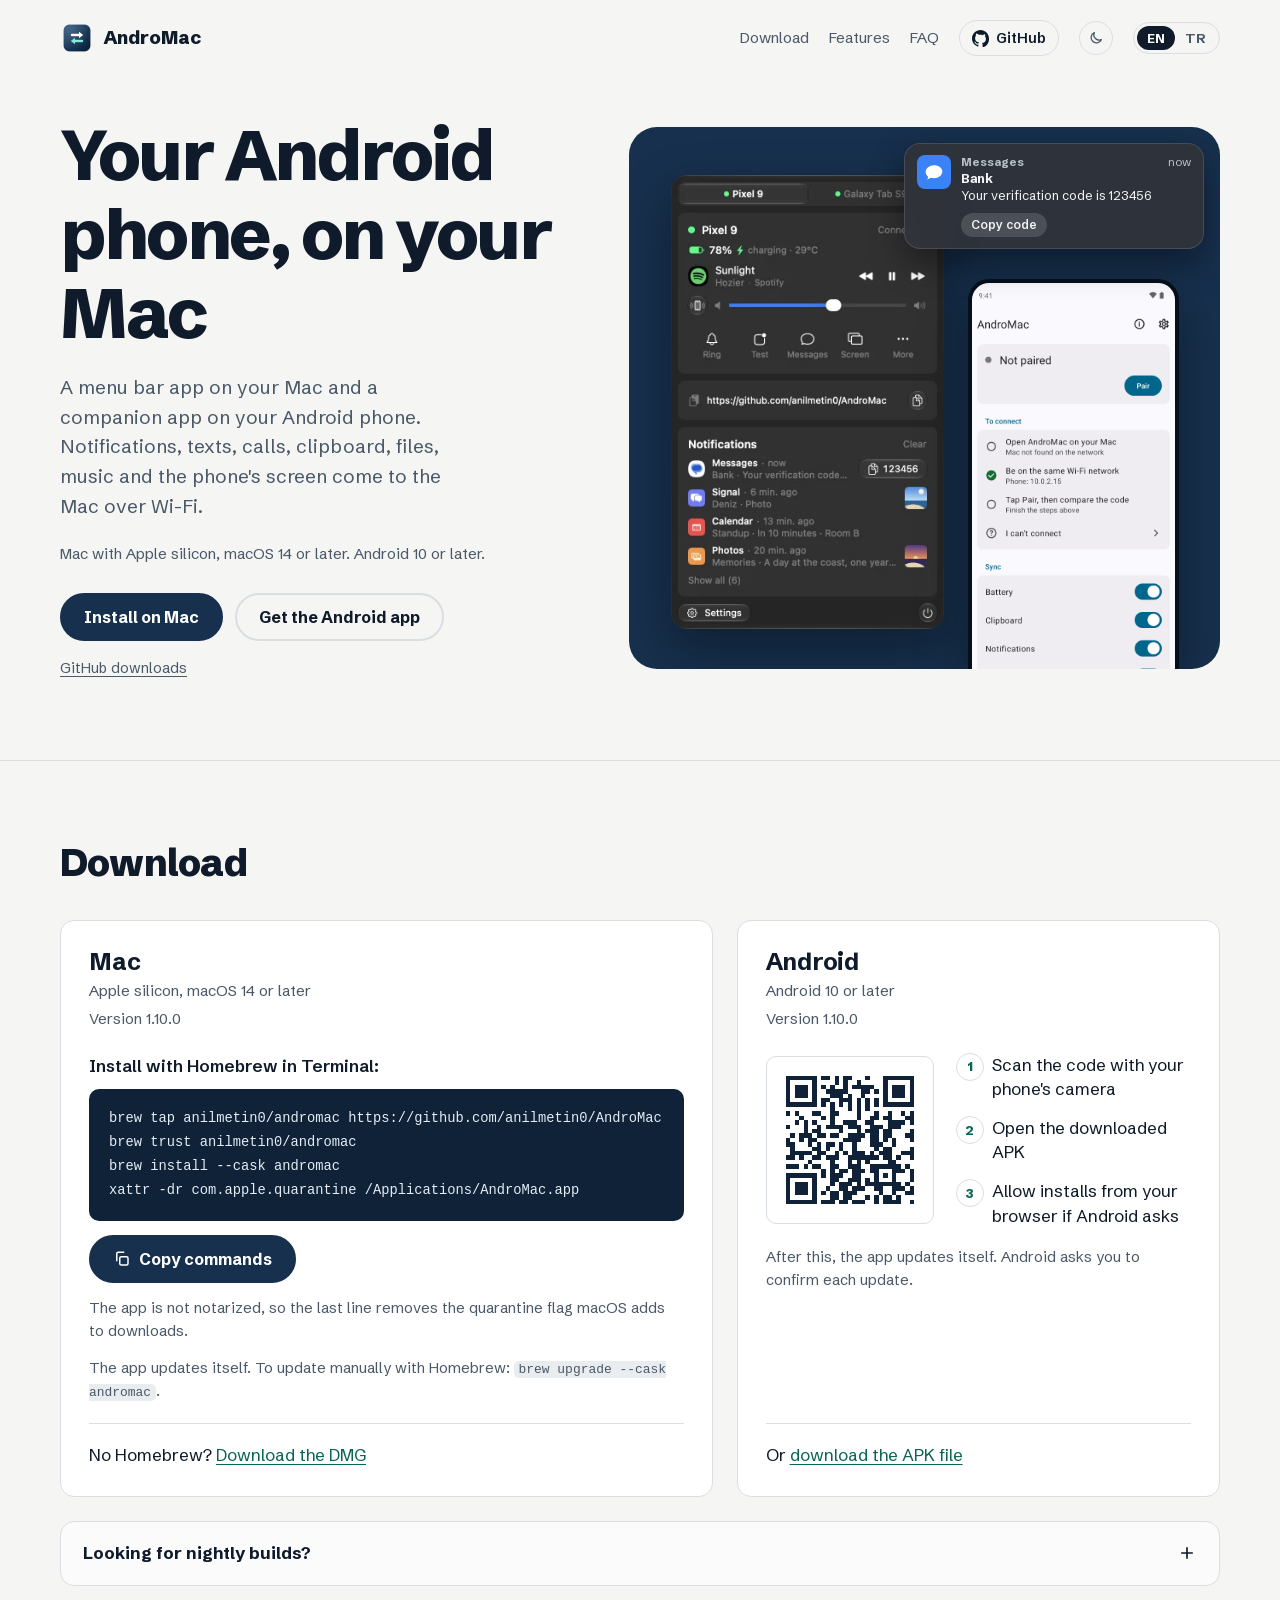
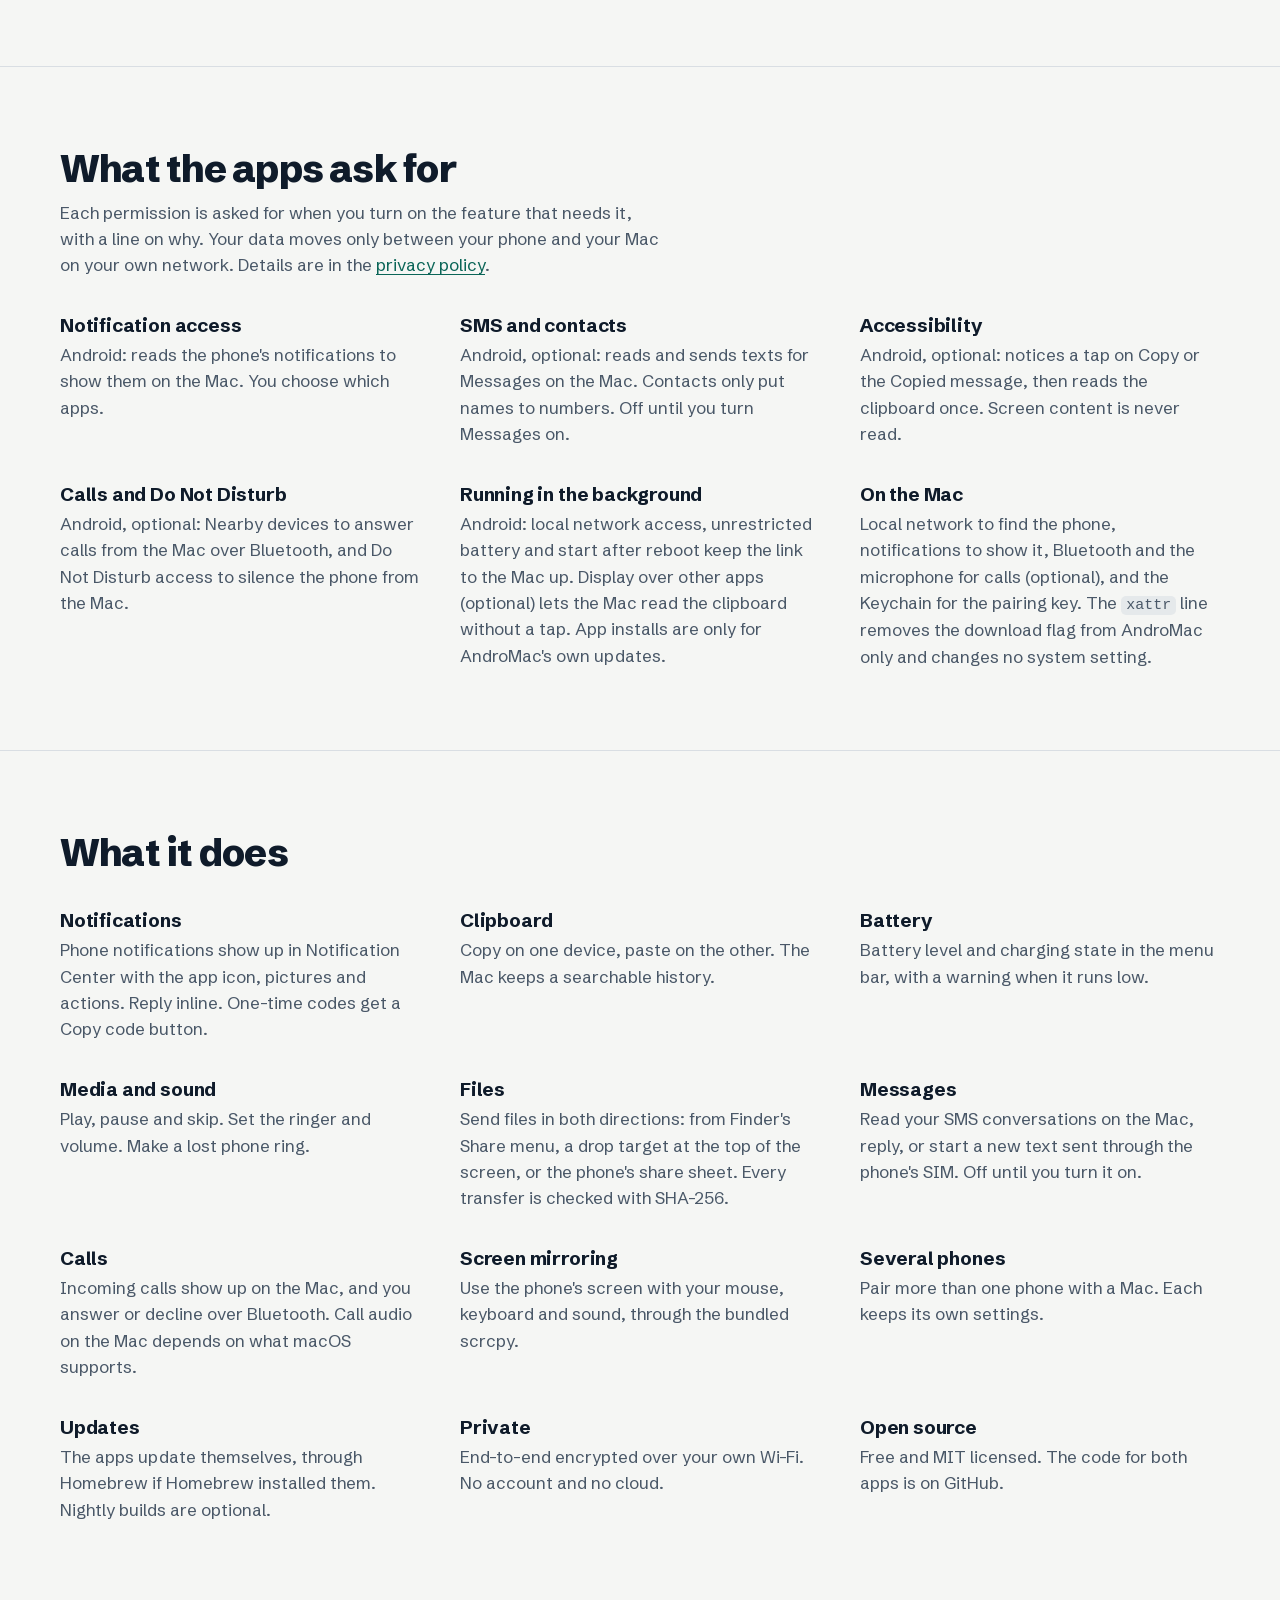
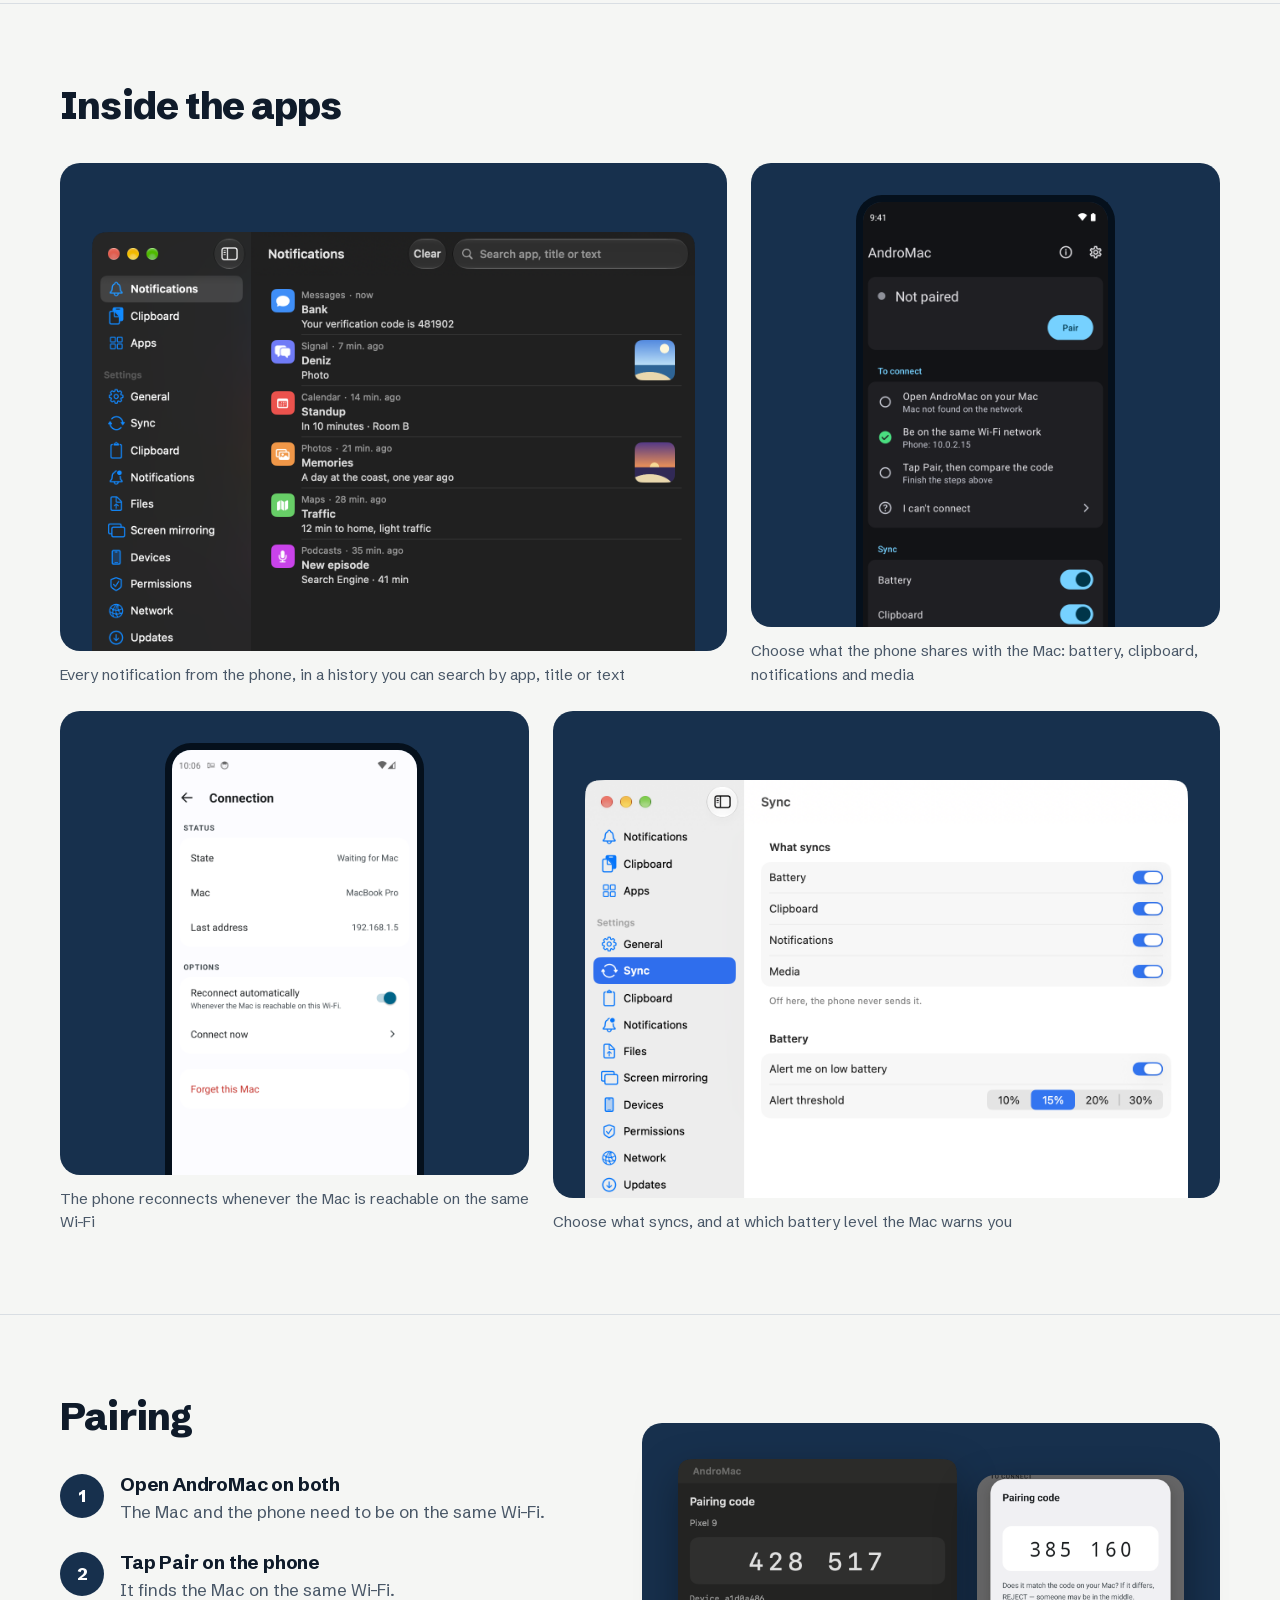
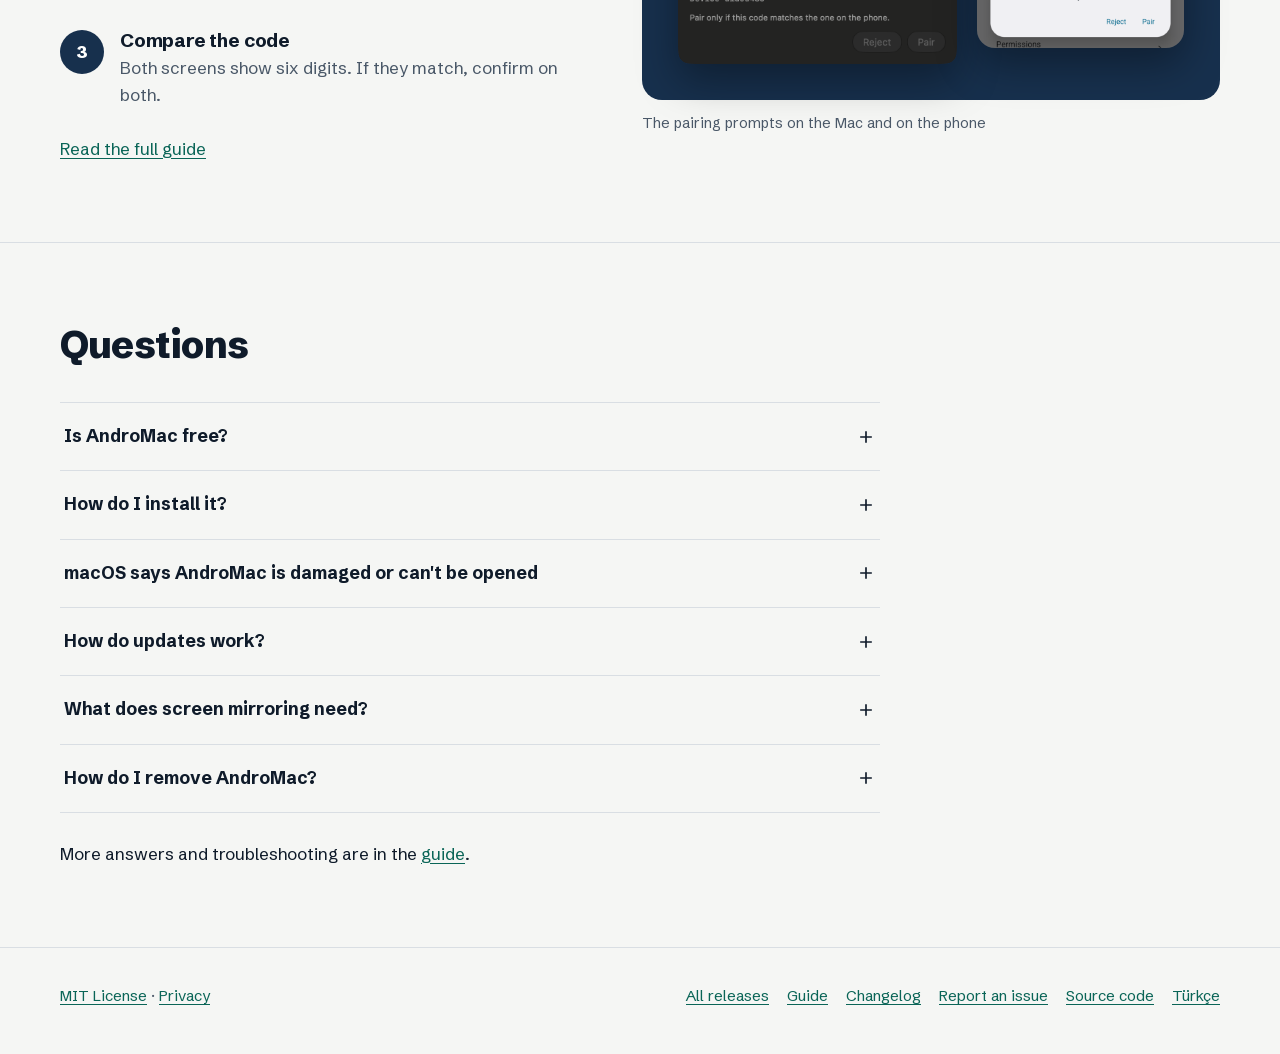
<file: index.html>
<!doctype html>
<html lang="en">
<head>
  <meta charset="utf-8">
  <meta name="viewport" content="width=device-width, initial-scale=1">
  <meta name="google-site-verification" content="qmGpRQt2trjMiMI0hQGZDpzLRTLRGA_wI7VQ3P8fAZM">
  <title>AndroMac: Android notifications, SMS and files on your Mac</title>
  <meta name="description" content="Free, open-source app that brings your Android phone's notifications, SMS, clipboard, files, calls and screen to your Mac over Wi-Fi. No account, no cloud.">
  <link rel="canonical" href="https://anilmetin0.github.io/AndroMac/">
  <link rel="alternate" hreflang="en" href="https://anilmetin0.github.io/AndroMac/">
  <link rel="alternate" hreflang="tr" href="https://anilmetin0.github.io/AndroMac/tr/">
  <link rel="alternate" hreflang="x-default" href="https://anilmetin0.github.io/AndroMac/">
  <meta property="og:type" content="website">
  <meta property="og:site_name" content="AndroMac">
  <meta property="og:title" content="AndroMac: Android notifications, SMS and files on your Mac">
  <meta property="og:description" content="Notifications, SMS, clipboard, files, calls and screen mirroring from your Android phone, on your Mac over Wi-Fi. Free and open source.">
  <meta property="og:url" content="https://anilmetin0.github.io/AndroMac/">
  <meta property="og:image" content="https://anilmetin0.github.io/AndroMac/images/og.png?v=3">
  <meta property="og:image:width" content="1200">
  <meta property="og:image:height" content="630">
  <meta property="og:image:alt" content="The AndroMac menu-bar panel on a Mac next to the AndroMac app on an Android phone.">
  <meta property="og:locale" content="en_US">
  <meta property="og:locale:alternate" content="tr_TR">
  <meta name="twitter:card" content="summary_large_image">
  <meta name="theme-color" content="#f5f6f4" media="(prefers-color-scheme: light)">
  <meta name="theme-color" content="#0c1622" media="(prefers-color-scheme: dark)">
  <link rel="icon" href="images/favicon-32.png" sizes="32x32" type="image/png">
  <link rel="icon" href="images/icon.png" sizes="256x256" type="image/png">
  <link rel="apple-touch-icon" href="images/apple-touch-icon.png">
  <link rel="preload" href="fonts/schibsted-latin.woff2" as="font" type="font/woff2" crossorigin>
  <link rel="preload" href="images/macos-panel-640.webp?v=4" as="image" type="image/webp" imagesrcset="images/macos-panel-320.webp?v=4 320w, images/macos-panel-640.webp?v=4 640w" imagesizes="(max-width: 600px) 46vw, 320px" fetchpriority="high">
  <link rel="stylesheet" href="site.css">
  <script>try{const t=localStorage.getItem("theme");document.documentElement.dataset.theme=t==="dark"||t==="light"?t:matchMedia("(prefers-color-scheme: dark)").matches?"dark":"light"}catch{}</script>
  <script>if("IntersectionObserver"in window&&!matchMedia("(prefers-reduced-motion: reduce)").matches){const r=document.documentElement;r.classList.add("rv");addEventListener("load",()=>{if(!r.dataset.revealReady)r.classList.remove("rv")})}</script>
  <script src="site.js" defer></script>
  <script type="application/ld+json">{"@context": "https://schema.org", "@type": "SoftwareApplication", "name": "AndroMac", "url": "https://anilmetin0.github.io/AndroMac/", "description": "Free, open-source app that brings your Android phone's notifications, SMS, clipboard, files, calls and screen to your Mac over Wi-Fi. No account, no cloud.", "applicationCategory": "UtilitiesApplication", "operatingSystem": "macOS 14 or later, Android 10 or later", "license": "https://opensource.org/licenses/MIT", "isAccessibleForFree": true, "offers": {"@type": "Offer", "price": "0", "priceCurrency": "USD"}, "downloadUrl": "https://github.com/anilmetin0/AndroMac/releases/latest", "codeRepository": "https://github.com/anilmetin0/AndroMac", "inLanguage": "en", "image": "https://anilmetin0.github.io/AndroMac/images/og.png?v=3", "author": {"@type": "Person", "name": "anilmetin0", "url": "https://github.com/anilmetin0"}}</script>
  <script type="application/ld+json">{"@context": "https://schema.org", "@type": "FAQPage", "inLanguage": "en", "mainEntity": [{"@type": "Question", "name": "Is AndroMac free?", "acceptedAnswer": {"@type": "Answer", "text": "Yes. Both apps are free and open source under the MIT License, with no account, no ads and no cloud service. The phone and the Mac talk to each other directly on your Wi-Fi."}}, {"@type": "Question", "name": "How do I install it?", "acceptedAnswer": {"@type": "Answer", "text": "On the Mac, paste the four Homebrew lines into Terminal. Without Homebrew, open the DMG, drag AndroMac to Applications and run the xattr line. On the phone, download the APK and allow installs from your browser when Android asks. Then open AndroMac on both and pair them."}}, {"@type": "Question", "name": "macOS says AndroMac is damaged or can't be opened", "acceptedAnswer": {"@type": "Answer", "text": "The app is signed with its own certificate and is not notarized, so macOS blocks the first launch. Run this once in Terminal: xattr -dr com.apple.quarantine /Applications/AndroMac.app Or open the app, let macOS refuse it, then press Open Anyway in System Settings → Privacy & Security."}}, {"@type": "Question", "name": "How do updates work?", "acceptedAnswer": {"@type": "Answer", "text": "Both apps check once a day and can install what they find. Settings → Updates on either side has the check switch, Install updates automatically and Nightly builds. If Homebrew installed the Mac app, brew upgrade --cask andromac also moves it to the new version."}}, {"@type": "Question", "name": "What does screen mirroring need?", "acceptedAnswer": {"@type": "Answer", "text": "Wireless debugging on the phone. Tap Build number seven times to unlock Developer options, then turn on Wireless debugging. A USB cable with USB debugging on works too. The first time, press the mirror button in the Mac panel and type the code from Pair device with pairing code on the phone. Turn Wireless debugging off when you are done."}}, {"@type": "Question", "name": "How do I remove AndroMac?", "acceptedAnswer": {"@type": "Answer", "text": "On the Mac, run brew uninstall --cask andromac, or drag the app to the Trash if you installed it from the DMG. On the phone, uninstall it like any other app."}}]}</script>
</head>
<body>
<a class="skip" href="#main">Skip to content</a>
<header class="top">
  <div class="wrap">
    <a class="brand" href="./" aria-label="AndroMac"><img src="images/icon-68.png" alt="" width="34" height="34"><span class="brand-name">AndroMac</span></a>
    <nav aria-label="Main">
      <a href="#download">Download</a>
      <a href="#features">Features</a>
      <a href="#faq">FAQ</a>
      <a class="gh" href="https://github.com/anilmetin0/AndroMac"><span class="gh-name"><svg viewBox="0 0 16 16" aria-hidden="true"><path fill="currentColor" d="M8 0C3.58 0 0 3.58 0 8c0 3.54 2.29 6.53 5.47 7.59.4.07.55-.17.55-.38 0-.19-.01-.82-.01-1.49-2.01.37-2.53-.49-2.69-.94-.09-.23-.48-.94-.82-1.13-.28-.15-.68-.52-.01-.53.63-.01 1.08.58 1.23.82.72 1.21 1.87.87 2.33.66.07-.52.28-.87.51-1.07-1.78-.2-3.64-.89-3.64-3.95 0-.87.31-1.59.82-2.15-.08-.2-.36-1.02.08-2.12 0 0 .67-.21 2.2.82A7.65 7.65 0 0 1 8 4.58c.68 0 1.36.09 2 .27 1.53-1.04 2.2-.82 2.2-.82.44 1.1.16 1.92.08 2.12.51.56.82 1.27.82 2.15 0 3.07-1.87 3.75-3.65 3.95.29.25.54.73.54 1.48 0 1.07-.01 1.93-.01 2.2 0 .21.15.46.55.38A8.01 8.01 0 0 0 16 8c0-4.42-3.58-8-8-8Z"/></svg><span class="gh-text">GitHub</span></span><span class="stars" hidden><svg class="star" viewBox="0 0 16 16" aria-hidden="true"><path fill="currentColor" d="M8 .8l2.2 4.6 5 .7-3.6 3.5.9 5-4.5-2.4-4.5 2.4.9-5L.8 6.1l5-.7Z"/></svg><span data-stars></span><span class="sr"> stars</span></span></a>
      <button class="theme" type="button" aria-label="Switch light or dark theme" title="Switch light or dark theme"><svg class="moon" viewBox="0 0 24 24" aria-hidden="true"><path fill="none" stroke="currentColor" stroke-width="2" stroke-linecap="round" stroke-linejoin="round" d="M20 14.5A8 8 0 0 1 9.5 4a8 8 0 1 0 10.5 10.5Z"/></svg><svg class="sun" viewBox="0 0 24 24" aria-hidden="true"><g fill="none" stroke="currentColor" stroke-width="2" stroke-linecap="round"><circle cx="12" cy="12" r="4"/><path d="M12 2v2M12 20v2M4.9 4.9l1.4 1.4M17.7 17.7l1.4 1.4M2 12h2M20 12h2M4.9 19.1l1.4-1.4M17.7 6.3l1.4-1.4"/></g></svg></button>
      <div class="lang" role="group" aria-label="Language"><span aria-current="page">EN</span><a href="tr/" hreflang="tr" lang="tr" aria-label="TR (Türkçe)">TR</a></div>
    </nav>
  </div>
</header>

<main id="main">
  <div class="hero">
    <div class="wrap">
      <div>
        <h1>Your Android phone, on your Mac</h1>
        <p class="lede">A menu bar app on your Mac and a companion app on your Android phone. Notifications, texts, calls, clipboard, files, music and the phone's screen come to the Mac over Wi-Fi.</p>
        <p class="reqs">Mac with Apple silicon, macOS 14 or later. Android 10 or later.</p>
        <div class="actions">
          <a class="btn" href="#mac">Install on Mac</a>
          <a class="btn ghost" href="#android">Get the Android app</a>
        </div>
        <p class="download-count"><a href="https://github.com/anilmetin0/AndroMac/releases"><span data-downloads></span>GitHub downloads</a></p>
      </div>
      <div class="stage">
        <picture>
          <source type="image/webp" srcset="images/macos-panel-320.webp?v=4 320w, images/macos-panel-640.webp?v=4 640w" sizes="(max-width: 600px) 46vw, 320px">
          <img class="panel" src="images/macos-panel.png" width="640" height="1060" fetchpriority="high" alt="AndroMac menu-bar panel on the Mac: a Pixel 9 at 78% and charging, a song playing, the clipboard, and recent phone notifications including a verification code with a copy button.">
        </picture>
        <picture>
          <source type="image/webp" srcset="images/android-home-270.webp?v=3 270w, images/android-home-540.webp?v=3 540w, images/android-home-1080.webp?v=3 1080w" sizes="(max-width: 600px) 36vw, 250px">
          <img class="phone" src="images/android-home.png" width="1080" height="2000" alt="AndroMac on Android, ready to pair, with a Pair button and switches for battery, clipboard, notifications and media.">
        </picture>
        <div class="banner" aria-hidden="true">
          <span class="app"><svg viewBox="0 0 24 24" fill="#fff"><path d="M12 4C6.5 4 2 7.6 2 12c0 2.2 1.1 4.2 3 5.6L4 21l4.2-2.1c1.2.4 2.5.6 3.8.6 5.5 0 10-3.6 10-8S17.5 4 12 4z"/></svg></span>
          <span><span class="meta"><b>Messages</b><span>now</span></span><b>Bank</b><br>Your verification code is 123456</span>
          <span class="code">Copy code</span>
        </div>
      </div>
    </div>
  </div>

  <section id="download" aria-labelledby="download-h">
    <div class="wrap">
      <div class="head"><h2 id="download-h">Download</h2></div>
      <div class="downloads" data-stagger>
        <div class="card" id="mac" data-reveal="rise">
          <h3>Mac</h3>
          <p class="sub">Apple silicon, macOS 14 or later</p>
          <p class="sub">Version <span data-version>1.10.0</span></p>
          <p class="label">Install with Homebrew in Terminal:</p>
          <div class="term"><pre id="brew" tabindex="0">brew tap anilmetin0/andromac https://github.com/anilmetin0/AndroMac
brew trust anilmetin0/andromac
brew install --cask andromac
xattr -dr com.apple.quarantine /Applications/AndroMac.app</pre></div>
          <div class="copy-row">
            <button class="btn copy" type="button" data-copy="brew" data-label="Copy commands">
              <svg class="ic" viewBox="0 0 24 24" fill="none" stroke="currentColor" stroke-width="2" aria-hidden="true"><rect x="9" y="9" width="11" height="11" rx="2"/><path d="M5 15V5a2 2 0 0 1 2-2h8"/></svg>
              <svg class="ok" viewBox="0 0 24 24" fill="none" stroke="currentColor" stroke-width="2.5" aria-hidden="true"><path d="M5 12.5l4.5 4.5L19 7.5"/></svg>
              <span class="lbl" aria-live="polite">Copy commands</span>
            </button>
          </div>
          <p class="note">The app is not notarized, so the last line removes the quarantine flag macOS adds to downloads.</p>
          <p class="note">The app updates itself. To update manually with Homebrew: <code>brew upgrade --cask andromac</code>.</p>
          <p class="alt">No Homebrew? <a data-asset="dmg" href="download/AndroMac-macOS-arm64.dmg" download>Download the DMG</a></p>
        </div>

        <div class="card" id="android" data-reveal="rise">
          <h3>Android</h3>
          <p class="sub">Android 10 or later</p>
          <p class="sub">Version <span data-version>1.10.0</span></p>
          <div class="qr-box">
            <img class="qr" src="images/qr-apk.svg" width="168" height="168" loading="lazy" alt="QR code that downloads the latest AndroMac APK">
            <ol class="apk-steps"><li>Scan the code with your phone's camera</li><li>Open the downloaded APK</li><li>Allow installs from your browser if Android asks</li></ol>
          </div>
          <p class="note">After this, the app updates itself. Android asks you to confirm each update.</p>
          <div class="touch-only">
            <a class="btn" data-asset="apk" href="download/AndroMac-android.apk" download>Download APK</a>
          </div>
          <p class="alt">Or <a data-asset="apk" href="download/AndroMac-android.apk" download>download the APK file</a></p>
        </div>
      </div>
      <details class="nightly-box">
        <summary>Looking for nightly builds?<svg viewBox="0 0 24 24" fill="none" stroke="currentColor" stroke-width="2" aria-hidden="true"><path d="M12 5v14M5 12h14"/></svg></summary>
        <div class="nightly-body">
          <p class="nightly-intro">A nightly build is published after every change and named by its date and commit. It previews the next version, so expect rough edges. Once installed, the app follows the nightly builds on its own. <span class="nightly-name" hidden>Latest nightly: <strong data-nightly></strong></span></p>
          <div class="downloads">
            <div class="card">
              <h3>Mac nightly</h3>
              <p class="label">Install with Homebrew in Terminal:</p>
              <div class="term"><pre id="brew-nightly" tabindex="0">brew tap anilmetin0/andromac https://github.com/anilmetin0/AndroMac
brew trust anilmetin0/andromac
brew install --cask andromac@nightly
xattr -dr com.apple.quarantine /Applications/AndroMac.app</pre></div>
              <div class="copy-row">
                <button class="btn copy" type="button" data-copy="brew-nightly" data-label="Copy commands">
              <svg class="ic" viewBox="0 0 24 24" fill="none" stroke="currentColor" stroke-width="2" aria-hidden="true"><rect x="9" y="9" width="11" height="11" rx="2"/><path d="M5 15V5a2 2 0 0 1 2-2h8"/></svg>
              <svg class="ok" viewBox="0 0 24 24" fill="none" stroke="currentColor" stroke-width="2.5" aria-hidden="true"><path d="M5 12.5l4.5 4.5L19 7.5"/></svg>
                  <span class="lbl" aria-live="polite">Copy commands</span>
                </button>
              </div>
              <p class="note">The two casks replace each other, so this also switches an existing install.</p>
              <p class="alt">No Homebrew? <a href="https://github.com/anilmetin0/AndroMac/releases/download/nightly/AndroMac-nightly-macOS-arm64.dmg">Download the nightly DMG</a></p>
            </div>
            <div class="card">
              <h3>Android nightly</h3>
              <div class="qr-box">
                <img class="qr" src="images/qr-apk-nightly.svg" width="168" height="168" loading="lazy" alt="QR code that downloads the nightly AndroMac APK">
                <ol class="apk-steps"><li>Scan the code with your phone's camera</li><li>Open the downloaded APK</li><li>Allow installs from your browser if Android asks</li></ol>
              </div>
              <p class="note">After this, the app updates itself. Android asks you to confirm each update.</p>
              <div class="touch-only"><a class="btn" href="https://github.com/anilmetin0/AndroMac/releases/download/nightly/AndroMac-nightly-android.apk">Download nightly APK</a></div>
              <p class="alt">Or <a href="https://github.com/anilmetin0/AndroMac/releases/download/nightly/AndroMac-nightly-android.apk">download the nightly APK file</a> · <a href="https://github.com/anilmetin0/AndroMac/releases/tag/nightly">Nightly notes</a></p>
            </div>
          </div>
        </div>
      </details>
    </div>
  </section>

  <section id="permissions" aria-labelledby="permissions-h">
    <div class="wrap">
      <div class="head"><div><h2 id="permissions-h">What the apps ask for</h2>
        <p class="intro">Each permission is asked for when you turn on the feature that needs it, with a line on why. Your data moves only between your phone and your Mac on your own network. Details are in the <a href="privacy/">privacy policy</a>.</p></div></div>
      <ul class="features" data-stagger>
        <li data-reveal="lift"><h3>Notification access</h3><p>Android: reads the phone's notifications to show them on the Mac. You choose which apps.</p></li>
        <li data-reveal="lift"><h3>SMS and contacts</h3><p>Android, optional: reads and sends texts for Messages on the Mac. Contacts only put names to numbers. Off until you turn Messages on.</p></li>
        <li data-reveal="lift"><h3>Accessibility</h3><p>Android, optional: notices a tap on Copy or the Copied message, then reads the clipboard once. Screen content is never read.</p></li>
        <li data-reveal="lift"><h3>Calls and Do Not Disturb</h3><p>Android, optional: Nearby devices to answer calls from the Mac over Bluetooth, and Do Not Disturb access to silence the phone from the Mac.</p></li>
        <li data-reveal="lift"><h3>Running in the background</h3><p>Android: local network access, unrestricted battery and start after reboot keep the link to the Mac up. Display over other apps (optional) lets the Mac read the clipboard without a tap. App installs are only for AndroMac's own updates.</p></li>
        <li data-reveal="lift"><h3>On the Mac</h3><p>Local network to find the phone, notifications to show it, Bluetooth and the microphone for calls (optional), and the Keychain for the pairing key. The <code>xattr</code> line removes the download flag from AndroMac only and changes no system setting.</p></li>
      </ul>
    </div>
  </section>

  <section id="features" aria-labelledby="features-h">
    <div class="wrap">
      <div class="head"><h2 id="features-h">What it does</h2></div>
      <ul class="features" data-stagger>
        <li data-reveal="lift"><h3>Notifications</h3><p>Phone notifications show up in Notification Center with the app icon, pictures and actions. Reply inline. One-time codes get a Copy code button.</p></li>
        <li data-reveal="lift"><h3>Clipboard</h3><p>Copy on one device, paste on the other. The Mac keeps a searchable history.</p></li>
        <li data-reveal="lift"><h3>Battery</h3><p>Battery level and charging state in the menu bar, with a warning when it runs low.</p></li>
        <li data-reveal="lift"><h3>Media and sound</h3><p>Play, pause and skip. Set the ringer and volume. Make a lost phone ring.</p></li>
        <li data-reveal="lift"><h3>Files</h3><p>Send files in both directions: from Finder's Share menu, a drop target at the top of the screen, or the phone's share sheet. Every transfer is checked with SHA-256.</p></li>
        <li data-reveal="lift"><h3>Messages</h3><p>Read your SMS conversations on the Mac, reply, or start a new text sent through the phone's SIM. Off until you turn it on.</p></li>
        <li data-reveal="lift"><h3>Calls</h3><p>Incoming calls show up on the Mac, and you answer or decline over Bluetooth. Call audio on the Mac depends on what macOS supports.</p></li>
        <li data-reveal="lift"><h3>Screen mirroring</h3><p>Use the phone's screen with your mouse, keyboard and sound, through the bundled scrcpy.</p></li>
        <li data-reveal="lift"><h3>Several phones</h3><p>Pair more than one phone with a Mac. Each keeps its own settings.</p></li>
        <li data-reveal="lift"><h3>Updates</h3><p>The apps update themselves, through Homebrew if Homebrew installed them. Nightly builds are optional.</p></li>
        <li data-reveal="lift"><h3>Private</h3><p>End-to-end encrypted over your own Wi-Fi. No account and no cloud.</p></li>
        <li data-reveal="lift"><h3>Open source</h3><p>Free and MIT licensed. The code for both apps is on GitHub.</p></li>
      </ul>
    </div>
  </section>

  <section id="inside" aria-labelledby="inside-h">
    <div class="wrap">
      <div class="head"><h2 id="inside-h">Inside the apps</h2></div>
      <div class="gallery" data-stagger>
        <figure class="tile wide" data-reveal="zoom">
          <div class="fig">
            <div class="pane"><picture>
              <source type="image/webp" srcset="images/macos-window-720.webp?v=3 720w, images/macos-window-1440.webp?v=3 1440w" sizes="(max-width: 900px) 90vw, 620px">
              <img src="images/macos-window.png" width="1440" height="1000" loading="lazy" alt="Notification history window on the Mac, listing notifications from Messages, Signal, Calendar, Photos and Maps, with a search field.">
            </picture></div>
            <figcaption>Every notification from the phone, in a history you can search by app, title or text</figcaption>
          </div>
        </figure>
        <figure class="tile tall" data-reveal="zoom">
          <div class="fig">
            <div class="pane"><picture>
              <source type="image/webp" srcset="images/android-sync-dark-300.webp?v=3 300w, images/android-sync-dark-600.webp?v=3 600w, images/android-sync-dark-1080.webp?v=3 1080w" sizes="(max-width: 600px) 60vw, 280px">
              <img src="images/android-sync-dark.png" width="1080" height="1800" loading="lazy" alt="The Android app in dark mode, with switches for battery, clipboard, notifications and media.">
            </picture></div>
            <figcaption>Choose what the phone shares with the Mac: battery, clipboard, notifications and media</figcaption>
          </div>
        </figure>
        <figure class="tile tall" data-reveal="zoom">
          <div class="fig">
            <div class="pane"><picture>
              <source type="image/webp" srcset="images/android-connection-300.webp?v=3 300w, images/android-connection-600.webp?v=3 600w, images/android-connection-1080.webp?v=3 1080w" sizes="(max-width: 600px) 60vw, 280px">
              <img src="images/android-connection.png" width="1080" height="1800" loading="lazy" alt="Connection screen on Android with the paired Mac, its last address, and a Reconnect automatically switch.">
            </picture></div>
            <figcaption>The phone reconnects whenever the Mac is reachable on the same Wi-Fi</figcaption>
          </div>
        </figure>
        <figure class="tile wide" data-reveal="zoom">
          <div class="fig">
            <div class="pane"><picture>
              <source type="image/webp" srcset="images/macos-settings-sync-720.webp?v=3 720w, images/macos-settings-sync-1440.webp?v=3 1440w" sizes="(max-width: 900px) 90vw, 620px">
              <img src="images/macos-settings-sync.png" width="1440" height="1000" loading="lazy" alt="Sync settings on the Mac: switches for battery, clipboard, notifications and media, and a low-battery alert threshold of 10, 15, 20 or 30 percent.">
            </picture></div>
            <figcaption>Choose what syncs, and at which battery level the Mac warns you</figcaption>
          </div>
        </figure>
      </div>
    </div>
  </section>

  <section id="pairing" aria-labelledby="pairing-h">
    <div class="wrap pair">
      <div>
        <div class="head"><h2 id="pairing-h">Pairing</h2></div>
        <ol class="steps" data-stagger>
          <li data-reveal="left"><div><h3>Open AndroMac on both</h3><p>The Mac and the phone need to be on the same Wi-Fi.</p></div></li>
          <li data-reveal="left"><div><h3>Tap Pair on the phone</h3><p>It finds the Mac on the same Wi-Fi.</p></div></li>
          <li data-reveal="left"><div><h3>Compare the code</h3><p>Both screens show six digits. If they match, confirm on both.</p></div></li>
        </ol>
        <p class="more"><a href="https://github.com/anilmetin0/AndroMac/blob/main/docs/GUIDE.md">Read the full guide</a></p>
      </div>
      <figure data-reveal="right">
        <div class="frame">
          <picture>
            <source type="image/webp" srcset="images/macos-pairing-380.webp?v=3 380w, images/macos-pairing-760.webp?v=3 760w" sizes="(max-width: 600px) 52vw, 340px">
            <img src="images/macos-pairing.png" width="760" height="556" loading="lazy" alt="Pairing window on the Mac with a six-digit code and Reject and Pair buttons.">
          </picture>
          <picture>
            <source type="image/webp" srcset="images/android-pairing-300.webp?v=3 300w, images/android-pairing-600.webp?v=3 600w, images/android-pairing-1080.webp?v=3 1080w" sizes="(max-width: 600px) 38vw, 240px">
            <img class="ph" src="images/android-pairing.png" width="1080" height="900" loading="lazy" alt="Pairing code dialog on Android with Reject and Pair buttons.">
          </picture>
        </div>
        <figcaption>The pairing prompts on the Mac and on the phone</figcaption>
      </figure>
    </div>
  </section>

  <section id="faq" aria-labelledby="faq-h">
    <div class="wrap">
      <div class="head"><h2 id="faq-h">Questions</h2></div>
      <div class="faq" data-reveal="lift">
        <details>
          <summary>Is AndroMac free?<svg viewBox="0 0 24 24" fill="none" stroke="currentColor" stroke-width="2" aria-hidden="true"><path d="M12 5v14M5 12h14"/></svg></summary>
          <div class="ans">
            <p>Yes. Both apps are free and open source under the MIT License, with no account, no ads and no cloud service. The phone and the Mac talk to each other directly on your Wi-Fi.</p>
          </div>
        </details>
        <details>
          <summary>How do I install it?<svg viewBox="0 0 24 24" fill="none" stroke="currentColor" stroke-width="2" aria-hidden="true"><path d="M12 5v14M5 12h14"/></svg></summary>
          <div class="ans">
            <p>On the Mac, paste the four <a href="#mac">Homebrew lines</a> into Terminal. Without Homebrew, open the DMG, drag AndroMac to Applications and run the <code>xattr</code> line.</p>
            <p>On the phone, download the APK and allow installs from your browser when Android asks. Then open AndroMac on both and pair them.</p>
          </div>
        </details>
        <details>
          <summary>macOS says AndroMac is damaged or can't be opened<svg viewBox="0 0 24 24" fill="none" stroke="currentColor" stroke-width="2" aria-hidden="true"><path d="M12 5v14M5 12h14"/></svg></summary>
          <div class="ans">
            <p>The app is signed with its own certificate and is not notarized, so macOS blocks the first launch. Run this once in Terminal:</p>
            <p><code>xattr -dr com.apple.quarantine /Applications/AndroMac.app</code></p>
            <p>Or open the app, let macOS refuse it, then press Open Anyway in System Settings → Privacy &amp; Security.</p>
          </div>
        </details>
        <details>
          <summary>How do updates work?<svg viewBox="0 0 24 24" fill="none" stroke="currentColor" stroke-width="2" aria-hidden="true"><path d="M12 5v14M5 12h14"/></svg></summary>
          <div class="ans">
            <p>Both apps check once a day and can install what they find. Settings → Updates on either side has the check switch, Install updates automatically and Nightly builds.</p>
            <p>If Homebrew installed the Mac app, <code>brew upgrade --cask andromac</code> also moves it to the new version.</p>
          </div>
        </details>
        <details>
          <summary>What does screen mirroring need?<svg viewBox="0 0 24 24" fill="none" stroke="currentColor" stroke-width="2" aria-hidden="true"><path d="M12 5v14M5 12h14"/></svg></summary>
          <div class="ans">
            <p>Wireless debugging on the phone. Tap Build number seven times to unlock Developer options, then turn on Wireless debugging. A USB cable with USB debugging on works too.</p>
            <p>The first time, press the mirror button in the Mac panel and type the code from Pair device with pairing code on the phone. Turn Wireless debugging off when you are done.</p>
          </div>
        </details>
        <details>
          <summary>How do I remove AndroMac?<svg viewBox="0 0 24 24" fill="none" stroke="currentColor" stroke-width="2" aria-hidden="true"><path d="M12 5v14M5 12h14"/></svg></summary>
          <div class="ans">
            <p>On the Mac, run <code>brew uninstall --cask andromac</code>, or drag the app to the Trash if you installed it from the DMG. On the phone, uninstall it like any other app.</p>
          </div>
        </details>
      </div>
      <p class="more">More answers and troubleshooting are in the <a href="https://github.com/anilmetin0/AndroMac/blob/main/docs/GUIDE.md">guide</a>.</p>
    </div>
  </section>

  <section id="changes" aria-labelledby="changes-h" hidden>
    <div class="wrap" data-reveal="lift">
      <div class="head">
        <div>
          <h2 id="changes-h">What's new in <span data-changes-version></span></h2>
          <p class="date" hidden></p>
        </div>
        <a href="https://github.com/anilmetin0/AndroMac/blob/main/CHANGELOG.md">Full changelog</a>
      </div>
      <div class="changes"></div>
    </div>
  </section>
</main>

<footer>
  <div class="wrap">
    <p><a href="https://github.com/anilmetin0/AndroMac/blob/main/LICENSE">MIT License</a> · <a href="privacy/">Privacy</a></p>
    <nav aria-label="Project">
      <a href="https://github.com/anilmetin0/AndroMac/releases">All releases</a>
      <a href="https://github.com/anilmetin0/AndroMac/blob/main/docs/GUIDE.md">Guide</a>
      <a href="https://github.com/anilmetin0/AndroMac/blob/main/CHANGELOG.md">Changelog</a>
      <a href="https://github.com/anilmetin0/AndroMac/issues">Report an issue</a>
      <a href="https://github.com/anilmetin0/AndroMac">Source code</a>
      <a href="tr/" hreflang="tr" lang="tr">Türkçe</a>
    </nav>
  </div>
</footer>
</body>
</html>
</file>
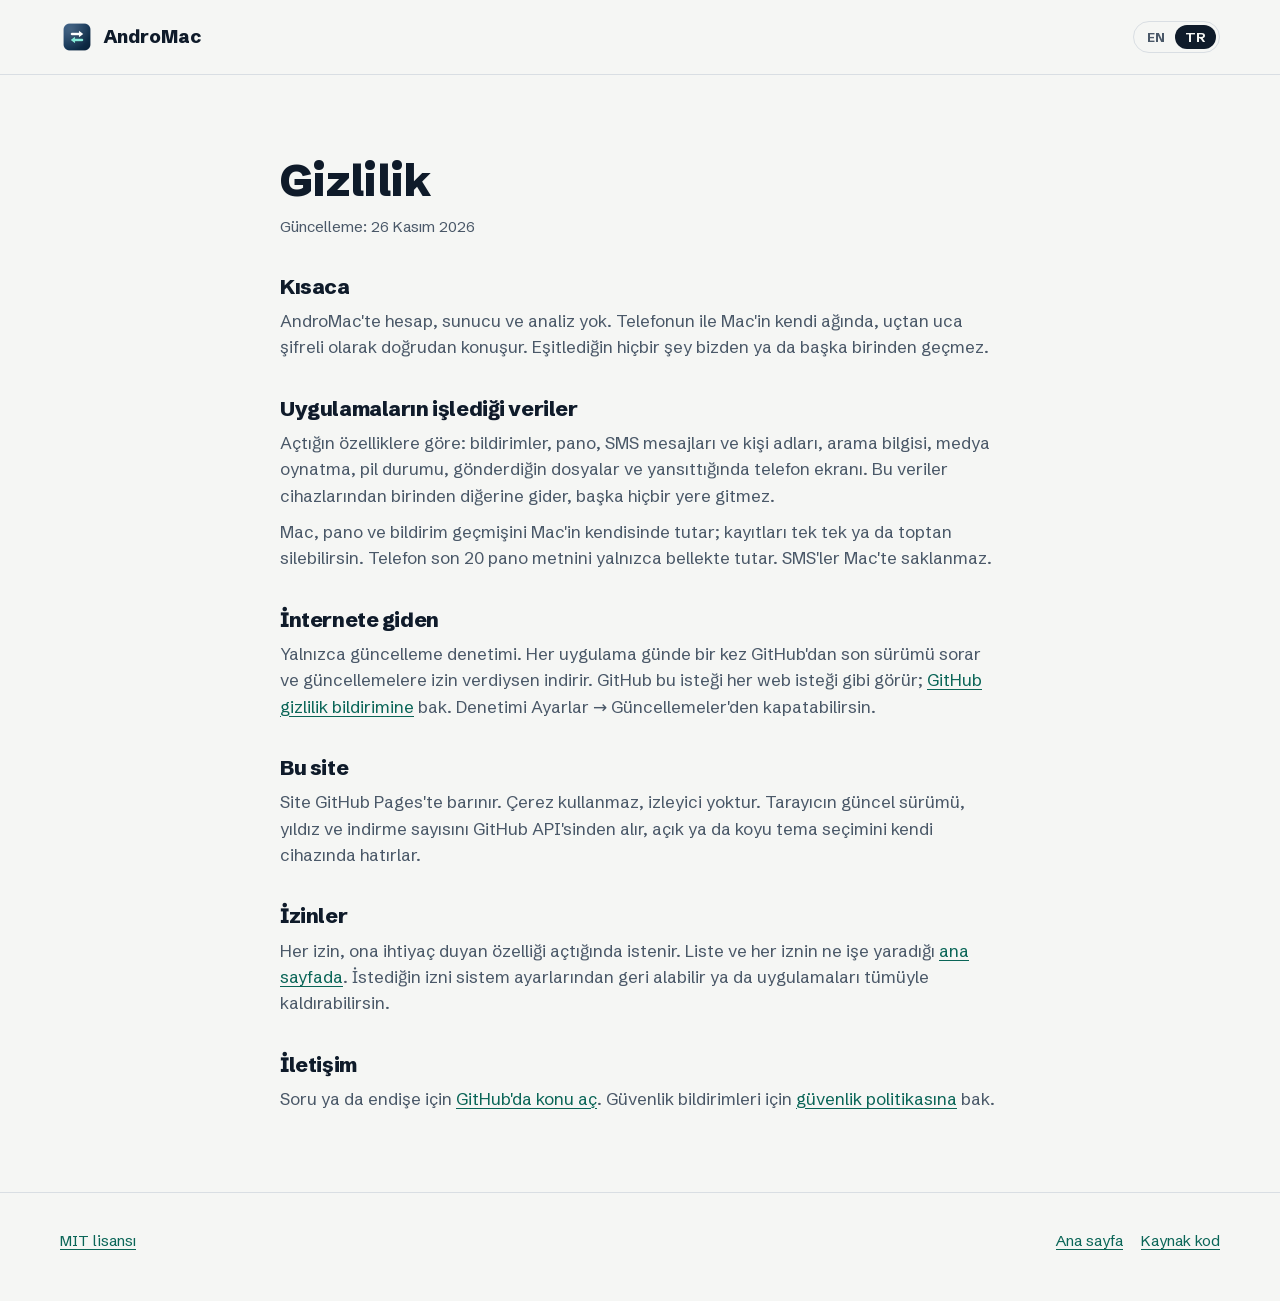
<file: gizlilik/index.html>
<!doctype html>
<html lang="tr">
<head>
  <meta charset="utf-8">
  <meta name="viewport" content="width=device-width, initial-scale=1">
  <title>Gizlilik · AndroMac</title>
  <meta name="description" content="AndroMac verilerinle ne yapar: veriler telefonunla Mac'in arasında kalır.">
  <link rel="canonical" href="https://anilmetin0.github.io/AndroMac/gizlilik/">
  <link rel="alternate" hreflang="en" href="https://anilmetin0.github.io/AndroMac/privacy/">
  <link rel="alternate" hreflang="tr" href="https://anilmetin0.github.io/AndroMac/gizlilik/">
  <link rel="icon" href="../images/favicon-32.png" sizes="32x32" type="image/png">
  <link rel="stylesheet" href="../site.css">
  <script>try{const t=localStorage.getItem("theme");document.documentElement.dataset.theme=t==="dark"||t==="light"?t:matchMedia("(prefers-color-scheme: dark)").matches?"dark":"light"}catch{}</script>
</head>
<body>
<header class="top">
  <div class="wrap">
    <a class="brand" href="../tr/" aria-label="AndroMac"><img src="../images/icon-68.png" alt="" width="34" height="34"><span class="brand-name">AndroMac</span></a>
    <nav aria-label="Ana">
      <div class="lang" role="group" aria-label="Dil"><a href="../privacy/" hreflang="en" lang="en" aria-label="EN (English)">EN</a><span aria-current="page">TR</span></div>
    </nav>
  </div>
</header>
<main id="main">
  <section class="legal">
    <div class="wrap">
      <h1>Gizlilik</h1>
      <p class="date">Güncelleme: 26 Kasım 2026</p>
      <h2>Kısaca</h2>
      <p>AndroMac'te hesap, sunucu ve analiz yok. Telefonun ile Mac'in kendi ağında, uçtan uca şifreli olarak doğrudan konuşur. Eşitlediğin hiçbir şey bizden ya da başka birinden geçmez.</p>
      <h2>Uygulamaların işlediği veriler</h2>
      <p>Açtığın özelliklere göre: bildirimler, pano, SMS mesajları ve kişi adları, arama bilgisi, medya oynatma, pil durumu, gönderdiğin dosyalar ve yansıttığında telefon ekranı. Bu veriler cihazlarından birinden diğerine gider, başka hiçbir yere gitmez.</p>
      <p>Mac, pano ve bildirim geçmişini Mac'in kendisinde tutar; kayıtları tek tek ya da toptan silebilirsin. Telefon son 20 pano metnini yalnızca bellekte tutar. SMS'ler Mac'te saklanmaz.</p>
      <h2>İnternete giden</h2>
      <p>Yalnızca güncelleme denetimi. Her uygulama günde bir kez GitHub'dan son sürümü sorar ve güncellemelere izin verdiysen indirir. GitHub bu isteği her web isteği gibi görür; <a href="https://docs.github.com/site-policy/privacy-policies/github-general-privacy-statement">GitHub gizlilik bildirimine</a> bak. Denetimi Ayarlar → Güncellemeler'den kapatabilirsin.</p>
      <h2>Bu site</h2>
      <p>Site GitHub Pages'te barınır. Çerez kullanmaz, izleyici yoktur. Tarayıcın güncel sürümü, yıldız ve indirme sayısını GitHub API'sinden alır, açık ya da koyu tema seçimini kendi cihazında hatırlar.</p>
      <h2>İzinler</h2>
      <p>Her izin, ona ihtiyaç duyan özelliği açtığında istenir. Liste ve her iznin ne işe yaradığı <a href="../tr/#permissions">ana sayfada</a>. İstediğin izni sistem ayarlarından geri alabilir ya da uygulamaları tümüyle kaldırabilirsin.</p>
      <h2>İletişim</h2>
      <p>Soru ya da endişe için <a href="https://github.com/anilmetin0/AndroMac/issues">GitHub'da konu aç</a>. Güvenlik bildirimleri için <a href="https://github.com/anilmetin0/AndroMac/blob/main/SECURITY.md">güvenlik politikasına</a> bak.</p>
    </div>
  </section>
</main>
<footer>
  <div class="wrap">
    <p><a href="https://github.com/anilmetin0/AndroMac/blob/main/LICENSE">MIT lisansı</a></p>
    <nav aria-label="Proje"><a href="../tr/">Ana sayfa</a><a href="https://github.com/anilmetin0/AndroMac">Kaynak kod</a></nav>
  </div>
</footer>
</body>
</html>
</file>
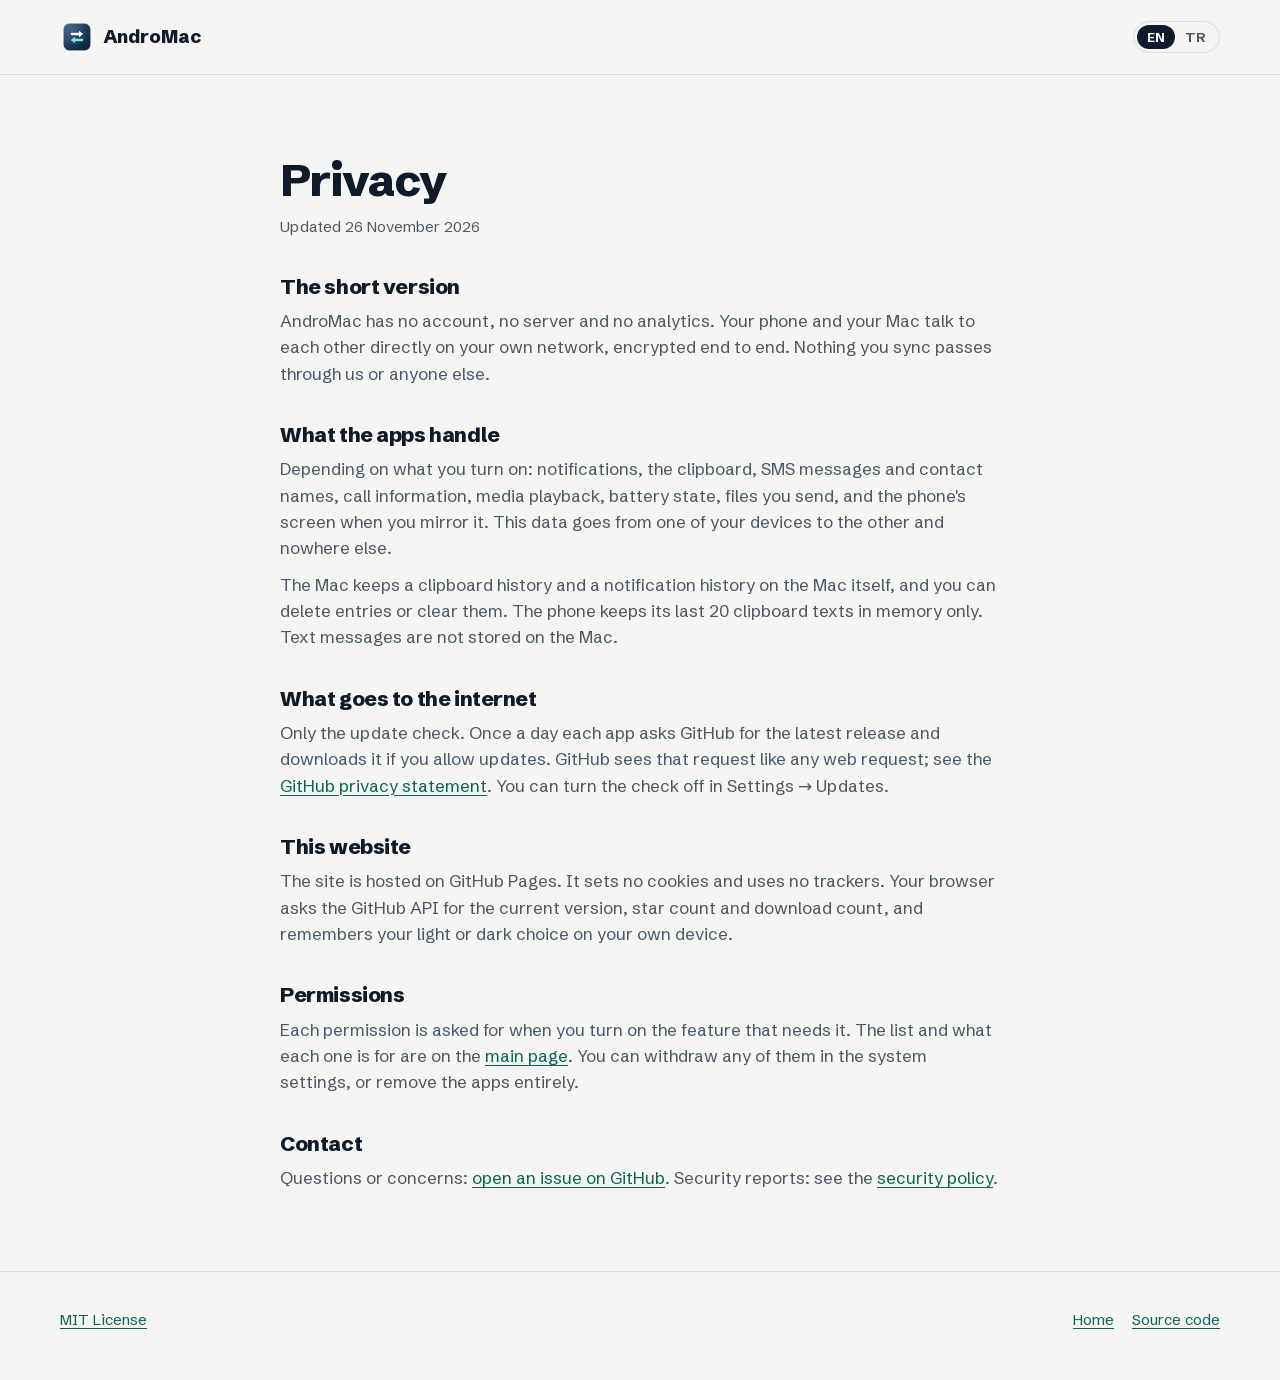
<file: privacy/index.html>
<!doctype html>
<html lang="en">
<head>
  <meta charset="utf-8">
  <meta name="viewport" content="width=device-width, initial-scale=1">
  <title>Privacy · AndroMac</title>
  <meta name="description" content="What AndroMac does with your data: it stays between your phone and your Mac.">
  <link rel="canonical" href="https://anilmetin0.github.io/AndroMac/privacy/">
  <link rel="alternate" hreflang="en" href="https://anilmetin0.github.io/AndroMac/privacy/">
  <link rel="alternate" hreflang="tr" href="https://anilmetin0.github.io/AndroMac/gizlilik/">
  <link rel="icon" href="../images/favicon-32.png" sizes="32x32" type="image/png">
  <link rel="stylesheet" href="../site.css">
  <script>try{const t=localStorage.getItem("theme");document.documentElement.dataset.theme=t==="dark"||t==="light"?t:matchMedia("(prefers-color-scheme: dark)").matches?"dark":"light"}catch{}</script>
</head>
<body>
<header class="top">
  <div class="wrap">
    <a class="brand" href="../" aria-label="AndroMac"><img src="../images/icon-68.png" alt="" width="34" height="34"><span class="brand-name">AndroMac</span></a>
    <nav aria-label="Main">
      <div class="lang" role="group" aria-label="Language"><span aria-current="page">EN</span><a href="../gizlilik/" hreflang="tr" lang="tr" aria-label="TR (Türkçe)">TR</a></div>
    </nav>
  </div>
</header>
<main id="main">
  <section class="legal">
    <div class="wrap">
      <h1>Privacy</h1>
      <p class="date">Updated 26 November 2026</p>
      <h2>The short version</h2>
      <p>AndroMac has no account, no server and no analytics. Your phone and your Mac talk to each other directly on your own network, encrypted end to end. Nothing you sync passes through us or anyone else.</p>
      <h2>What the apps handle</h2>
      <p>Depending on what you turn on: notifications, the clipboard, SMS messages and contact names, call information, media playback, battery state, files you send, and the phone's screen when you mirror it. This data goes from one of your devices to the other and nowhere else.</p>
      <p>The Mac keeps a clipboard history and a notification history on the Mac itself, and you can delete entries or clear them. The phone keeps its last 20 clipboard texts in memory only. Text messages are not stored on the Mac.</p>
      <h2>What goes to the internet</h2>
      <p>Only the update check. Once a day each app asks GitHub for the latest release and downloads it if you allow updates. GitHub sees that request like any web request; see the <a href="https://docs.github.com/site-policy/privacy-policies/github-general-privacy-statement">GitHub privacy statement</a>. You can turn the check off in Settings → Updates.</p>
      <h2>This website</h2>
      <p>The site is hosted on GitHub Pages. It sets no cookies and uses no trackers. Your browser asks the GitHub API for the current version, star count and download count, and remembers your light or dark choice on your own device.</p>
      <h2>Permissions</h2>
      <p>Each permission is asked for when you turn on the feature that needs it. The list and what each one is for are on the <a href="../#permissions">main page</a>. You can withdraw any of them in the system settings, or remove the apps entirely.</p>
      <h2>Contact</h2>
      <p>Questions or concerns: <a href="https://github.com/anilmetin0/AndroMac/issues">open an issue on GitHub</a>. Security reports: see the <a href="https://github.com/anilmetin0/AndroMac/blob/main/SECURITY.md">security policy</a>.</p>
    </div>
  </section>
</main>
<footer>
  <div class="wrap">
    <p><a href="https://github.com/anilmetin0/AndroMac/blob/main/LICENSE">MIT License</a></p>
    <nav aria-label="Project"><a href="../">Home</a><a href="https://github.com/anilmetin0/AndroMac">Source code</a></nav>
  </div>
</footer>
</body>
</html>
</file>
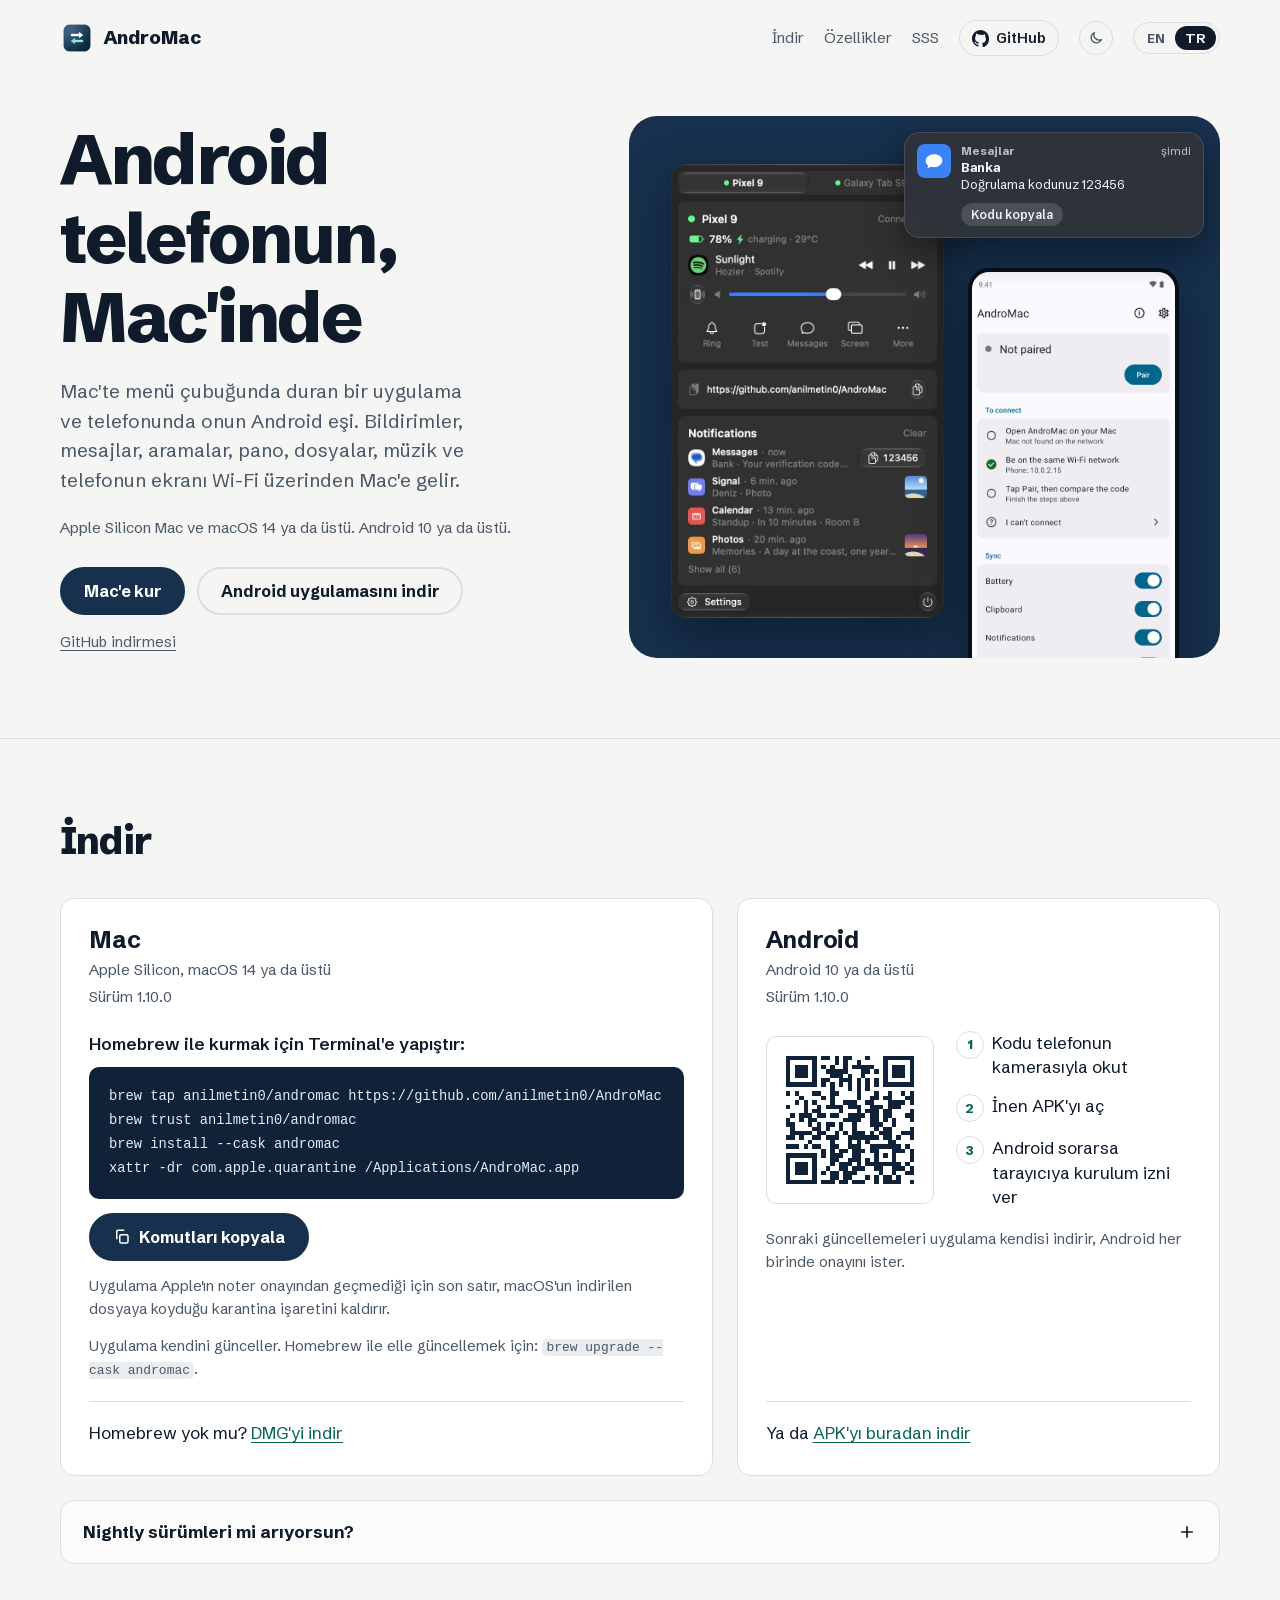
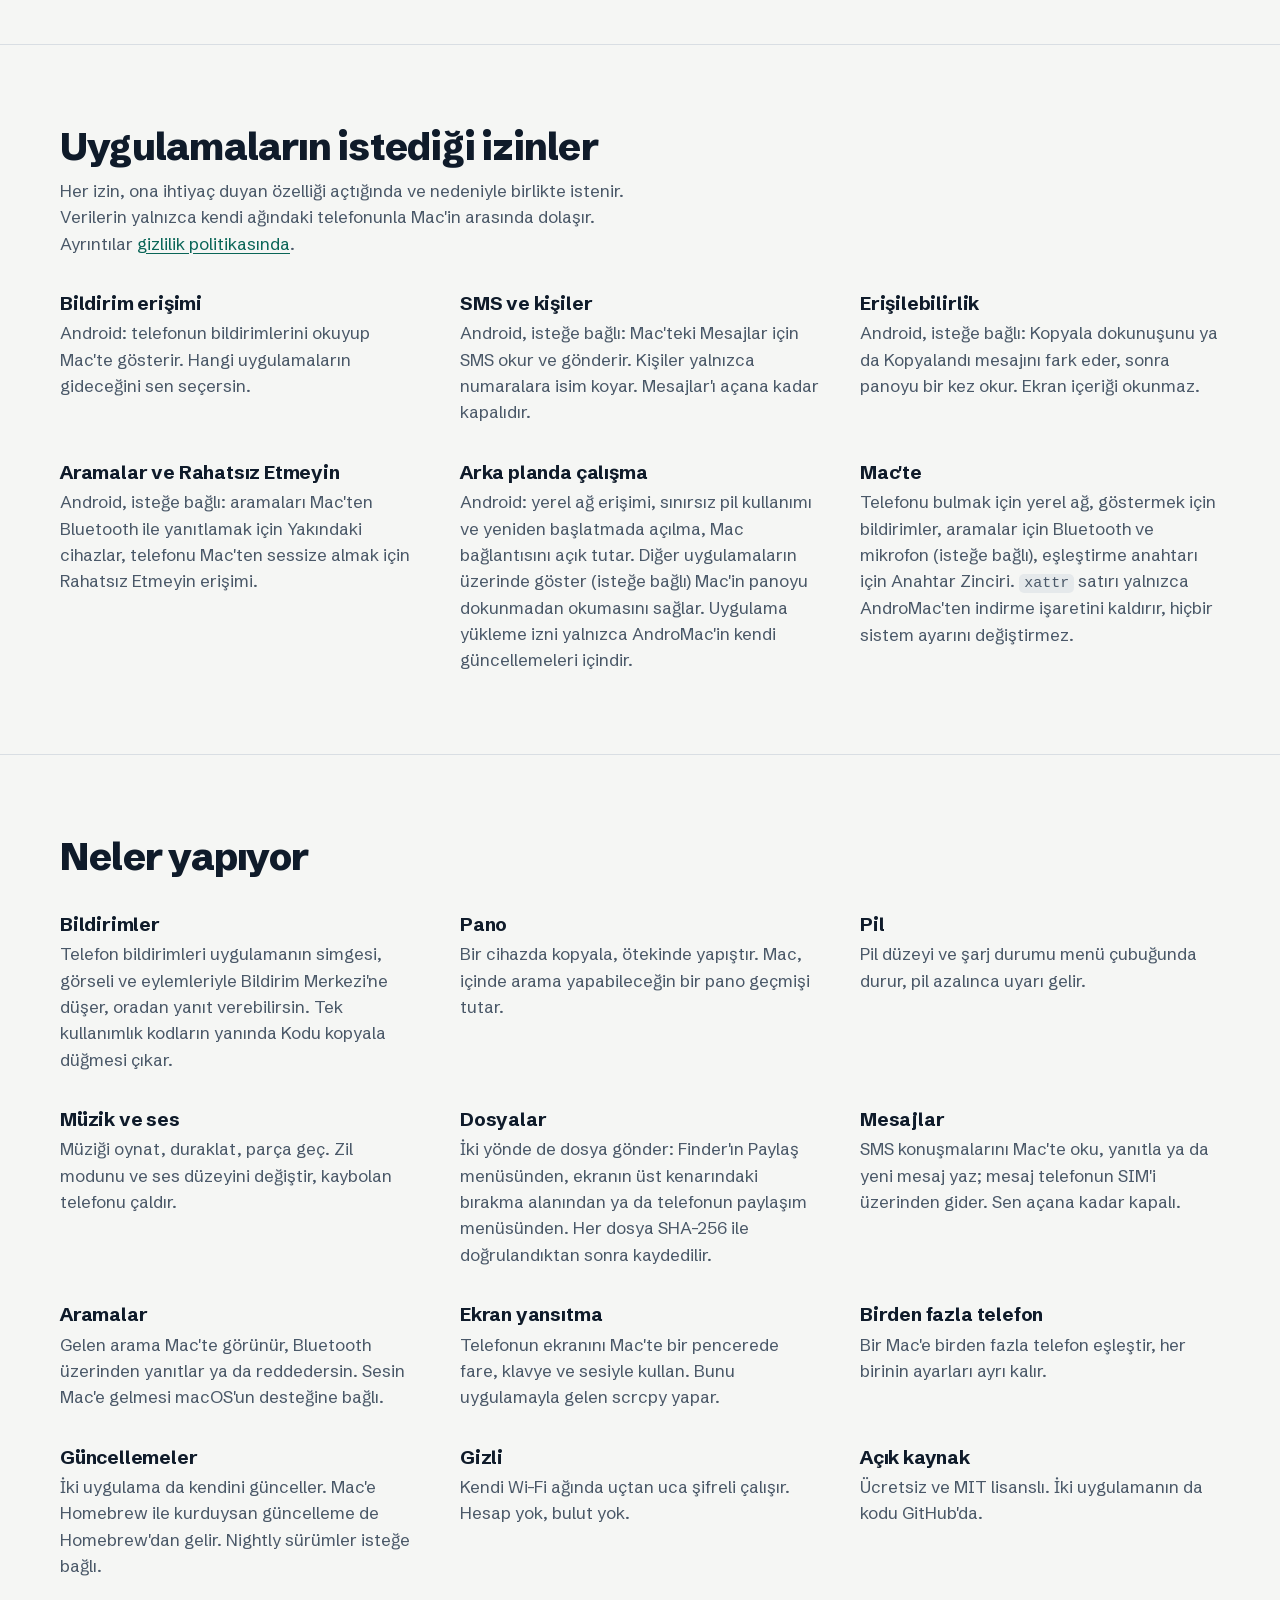
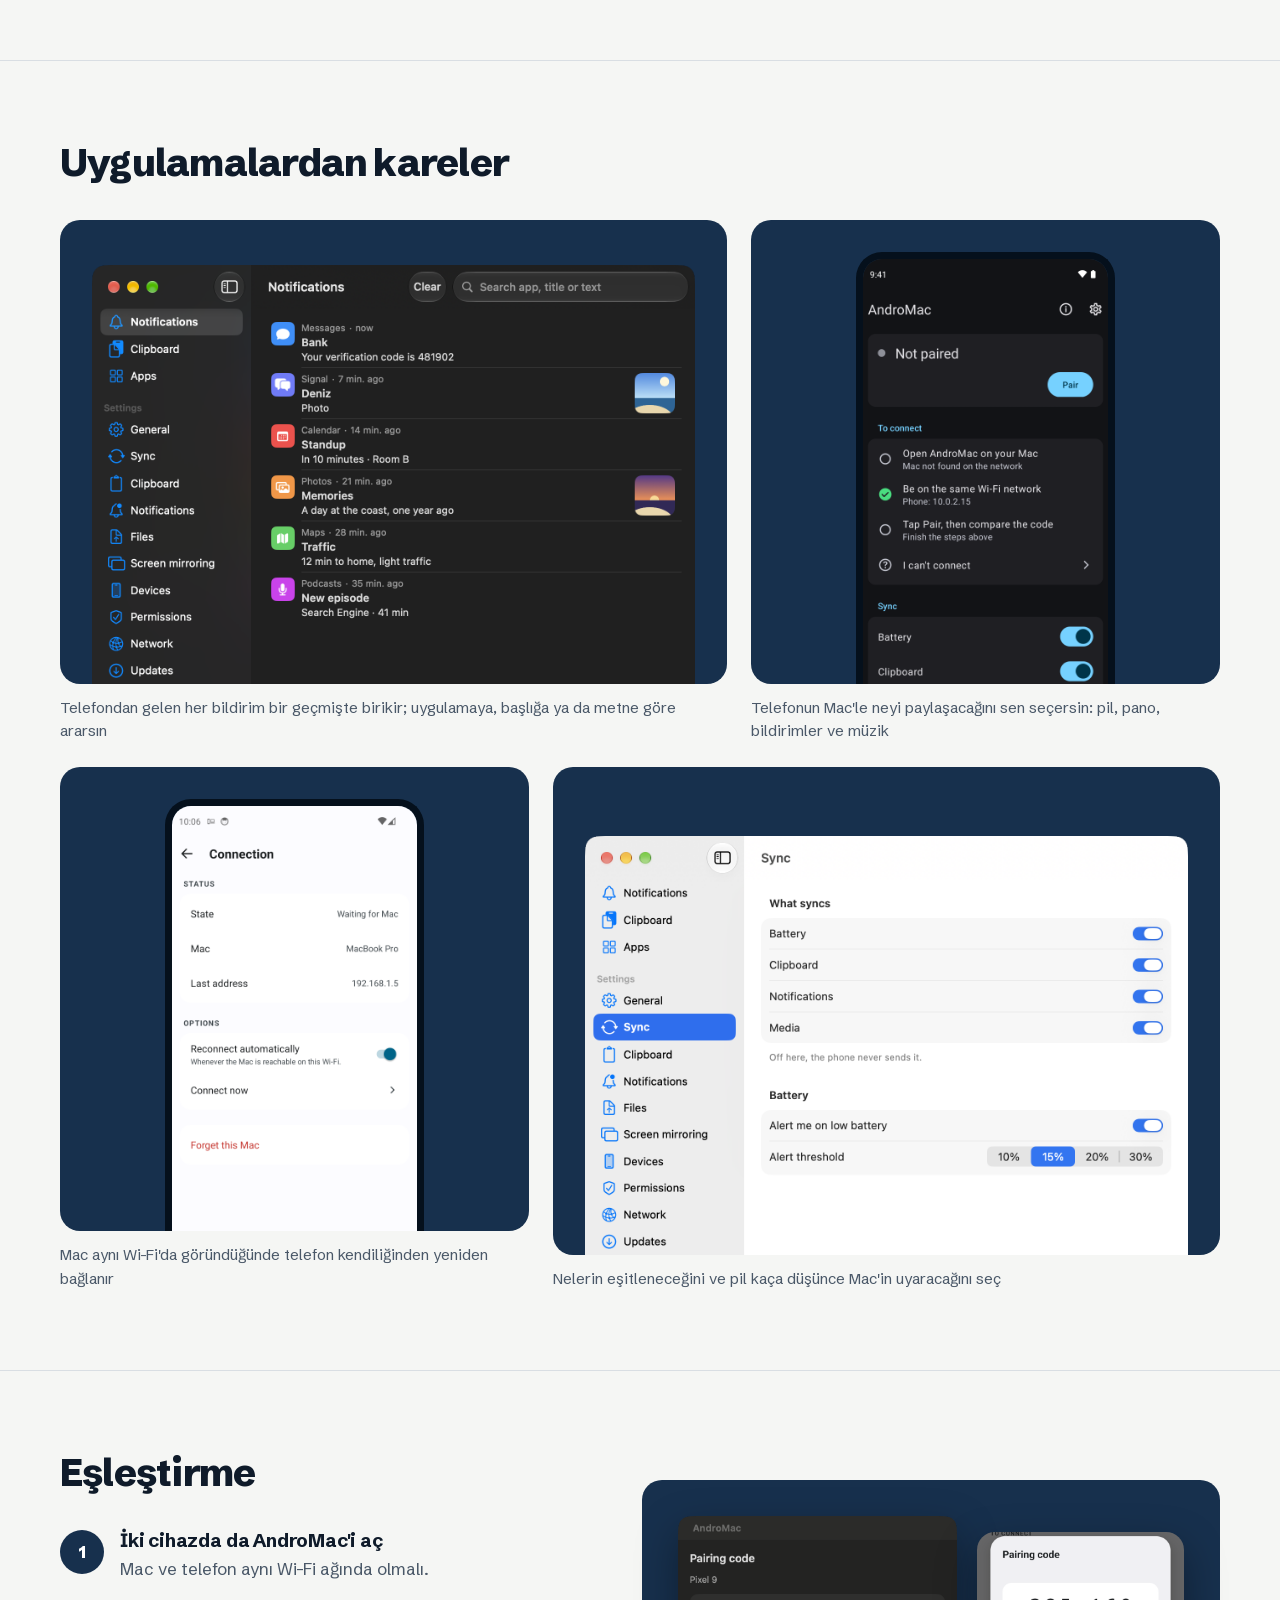
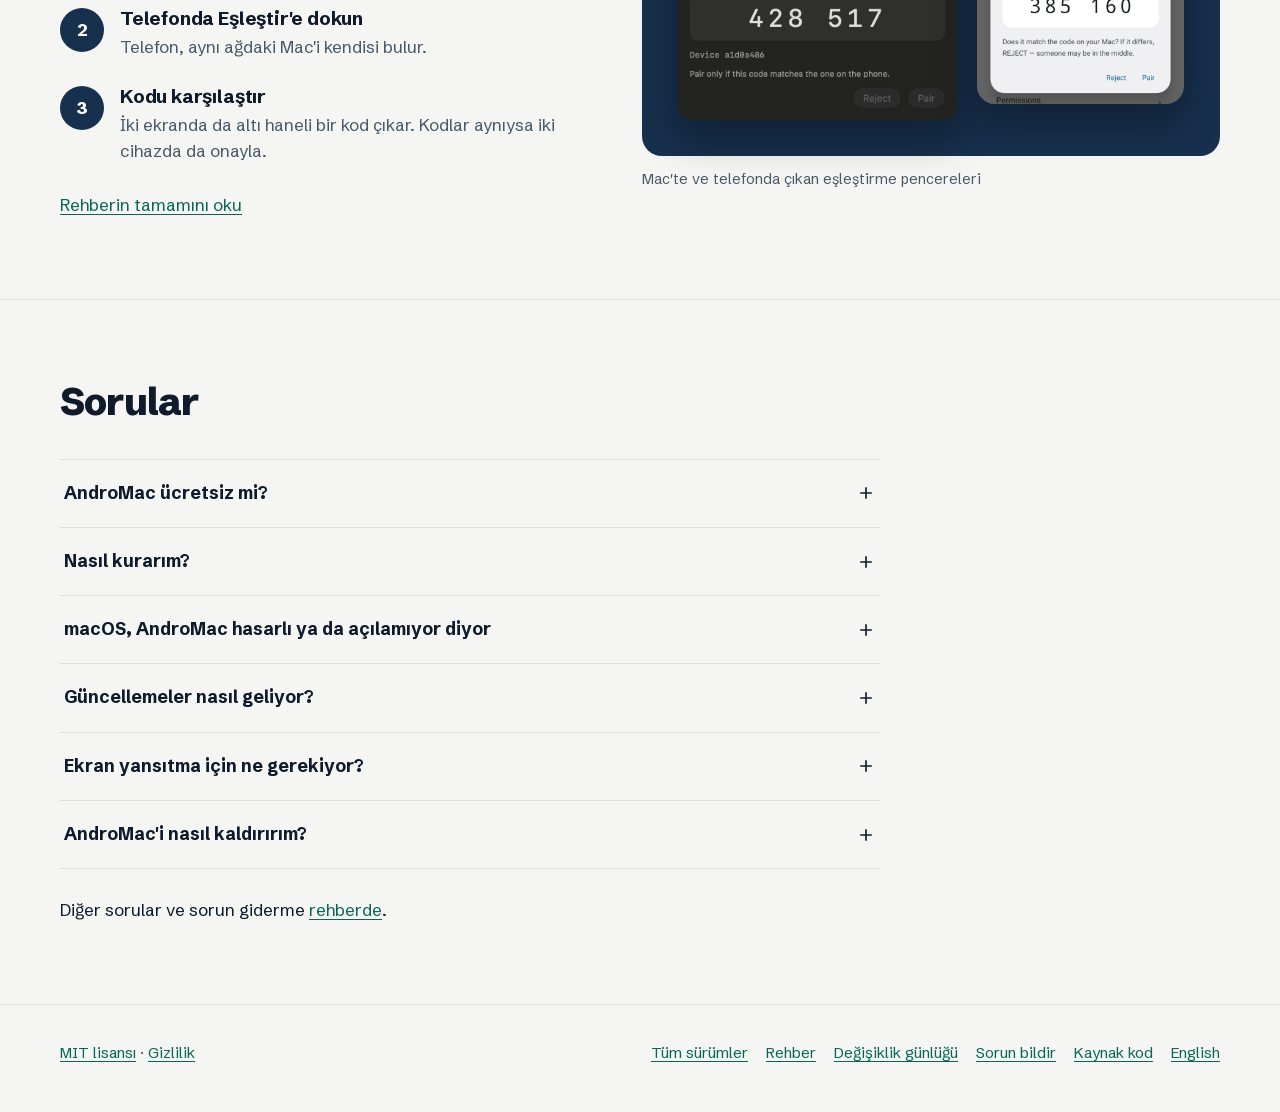
<file: tr/index.html>
<!doctype html>
<html lang="tr">
<head>
  <meta charset="utf-8">
  <meta name="viewport" content="width=device-width, initial-scale=1">
  <title>AndroMac: Android bildirimleri, SMS ve dosyalar Mac'te</title>
  <meta name="description" content="Android bildirimlerini, SMS'leri, panoyu, dosyaları, aramaları ve ekranı Wi-Fi üzerinden Mac'e getiren ücretsiz, açık kaynak uygulama. Hesap ve bulut yok.">
  <link rel="canonical" href="https://anilmetin0.github.io/AndroMac/tr/">
  <link rel="alternate" hreflang="en" href="https://anilmetin0.github.io/AndroMac/">
  <link rel="alternate" hreflang="tr" href="https://anilmetin0.github.io/AndroMac/tr/">
  <link rel="alternate" hreflang="x-default" href="https://anilmetin0.github.io/AndroMac/">
  <meta property="og:type" content="website">
  <meta property="og:site_name" content="AndroMac">
  <meta property="og:title" content="AndroMac: Android bildirimleri, SMS ve dosyalar Mac'te">
  <meta property="og:description" content="Android telefonunun bildirimleri, SMS'leri, panosu, dosyaları, aramaları ve ekranı Wi-Fi üzerinden Mac'inde. Ücretsiz ve açık kaynak.">
  <meta property="og:url" content="https://anilmetin0.github.io/AndroMac/tr/">
  <meta property="og:image" content="https://anilmetin0.github.io/AndroMac/images/og.png?v=3">
  <meta property="og:image:width" content="1200">
  <meta property="og:image:height" content="630">
  <meta property="og:image:alt" content="Mac'te AndroMac menü çubuğu paneli, yanında telefondaki AndroMac uygulaması.">
  <meta property="og:locale" content="tr_TR">
  <meta property="og:locale:alternate" content="en_US">
  <meta name="twitter:card" content="summary_large_image">
  <meta name="theme-color" content="#f5f6f4" media="(prefers-color-scheme: light)">
  <meta name="theme-color" content="#0c1622" media="(prefers-color-scheme: dark)">
  <link rel="icon" href="../images/favicon-32.png" sizes="32x32" type="image/png">
  <link rel="icon" href="../images/icon.png" sizes="256x256" type="image/png">
  <link rel="apple-touch-icon" href="../images/apple-touch-icon.png">
  <link rel="preload" href="../fonts/schibsted-latin.woff2" as="font" type="font/woff2" crossorigin>
  <link rel="preload" href="../images/macos-panel-640.webp?v=4" as="image" type="image/webp" imagesrcset="../images/macos-panel-320.webp?v=4 320w, ../images/macos-panel-640.webp?v=4 640w" imagesizes="(max-width: 600px) 46vw, 320px" fetchpriority="high">
  <link rel="stylesheet" href="../site.css">
  <script>try{const t=localStorage.getItem("theme");document.documentElement.dataset.theme=t==="dark"||t==="light"?t:matchMedia("(prefers-color-scheme: dark)").matches?"dark":"light"}catch{}</script>
  <script>if("IntersectionObserver"in window&&!matchMedia("(prefers-reduced-motion: reduce)").matches){const r=document.documentElement;r.classList.add("rv");addEventListener("load",()=>{if(!r.dataset.revealReady)r.classList.remove("rv")})}</script>
  <script src="../site.js" defer></script>
  <script type="application/ld+json">{"@context": "https://schema.org", "@type": "SoftwareApplication", "name": "AndroMac", "url": "https://anilmetin0.github.io/AndroMac/tr/", "description": "Android bildirimlerini, SMS'leri, panoyu, dosyaları, aramaları ve ekranı Wi-Fi üzerinden Mac'e getiren ücretsiz, açık kaynak uygulama. Hesap ve bulut yok.", "applicationCategory": "UtilitiesApplication", "operatingSystem": "macOS 14 or later, Android 10 or later", "license": "https://opensource.org/licenses/MIT", "isAccessibleForFree": true, "offers": {"@type": "Offer", "price": "0", "priceCurrency": "USD"}, "downloadUrl": "https://github.com/anilmetin0/AndroMac/releases/latest", "codeRepository": "https://github.com/anilmetin0/AndroMac", "inLanguage": "tr", "image": "https://anilmetin0.github.io/AndroMac/images/og.png?v=3", "author": {"@type": "Person", "name": "anilmetin0", "url": "https://github.com/anilmetin0"}}</script>
  <script type="application/ld+json">{"@context": "https://schema.org", "@type": "FAQPage", "inLanguage": "tr", "mainEntity": [{"@type": "Question", "name": "AndroMac ücretsiz mi?", "acceptedAnswer": {"@type": "Answer", "text": "Evet. İki uygulama da MIT lisansıyla ücretsiz ve açık kaynak; hesap, reklam ya da bulut hizmeti yok. Telefon ile Mac, Wi-Fi ağında doğrudan birbirleriyle konuşur."}}, {"@type": "Question", "name": "Nasıl kurarım?", "acceptedAnswer": {"@type": "Answer", "text": "Mac'te dört Homebrew satırını Terminal'e yapıştır. Homebrew yoksa DMG'yi aç, AndroMac'i Uygulamalar klasörüne sürükle ve xattr satırını çalıştır. Telefonda APK'yı indir, Android sorarsa tarayıcıya kurulum izni ver. Sonra iki cihazda da AndroMac'i açıp eşleştir."}}, {"@type": "Question", "name": "macOS, AndroMac hasarlı ya da açılamıyor diyor", "acceptedAnswer": {"@type": "Answer", "text": "Uygulama kendi sertifikasıyla imzalı ama Apple'ın noter onayından geçmedi, bu yüzden macOS ilk açılışı engeller. Terminal'de bir kez şunu çalıştır: xattr -dr com.apple.quarantine /Applications/AndroMac.app Ya da uygulamayı açmayı dene, macOS engelledikten sonra Sistem Ayarları → Gizlilik ve Güvenlik'te Yine de Aç'a bas."}}, {"@type": "Question", "name": "Güncellemeler nasıl geliyor?", "acceptedAnswer": {"@type": "Answer", "text": "İki uygulama da günde bir kez yeni sürüm var mı diye bakar ve bulursa kurabilir. İki tarafta da Ayarlar → Güncellemeler'de denetimi kapatma, otomatik kurulum ve Nightly sürümler seçenekleri var. Mac uygulamasını Homebrew ile kurduysan brew upgrade --cask andromac komutu da yeni sürüme geçirir."}}, {"@type": "Question", "name": "Ekran yansıtma için ne gerekiyor?", "acceptedAnswer": {"@type": "Answer", "text": "Telefonda Kablosuz hata ayıklama açık olmalı. Geliştirici seçeneklerini açmak için Derleme numarasına yedi kez dokun, sonra Kablosuz hata ayıklamayı aç. USB hata ayıklama açıksa USB kablosu da iş görür. İlk seferde Mac panelindeki yansıtma düğmesine bas, telefondaki Cihazı eşleme koduyla eşle ekranında çıkan kodu gir. İşin bitince Kablosuz hata ayıklamayı kapat."}}, {"@type": "Question", "name": "AndroMac'i nasıl kaldırırım?", "acceptedAnswer": {"@type": "Answer", "text": "Mac'te brew uninstall --cask andromac komutunu çalıştır. DMG'den kurduysan uygulamayı Çöp Sepeti'ne sürükle. Telefonda da diğer uygulamalar gibi kaldır."}}]}</script>
</head>
<body>
<a class="skip" href="#main">İçeriğe geç</a>
<header class="top">
  <div class="wrap">
    <a class="brand" href="./" aria-label="AndroMac"><img src="../images/icon-68.png" alt="" width="34" height="34"><span class="brand-name">AndroMac</span></a>
    <nav aria-label="Ana menü">
      <a href="#download">İndir</a>
      <a href="#features">Özellikler</a>
      <a href="#faq">SSS</a>
      <a class="gh" href="https://github.com/anilmetin0/AndroMac"><span class="gh-name"><svg viewBox="0 0 16 16" aria-hidden="true"><path fill="currentColor" d="M8 0C3.58 0 0 3.58 0 8c0 3.54 2.29 6.53 5.47 7.59.4.07.55-.17.55-.38 0-.19-.01-.82-.01-1.49-2.01.37-2.53-.49-2.69-.94-.09-.23-.48-.94-.82-1.13-.28-.15-.68-.52-.01-.53.63-.01 1.08.58 1.23.82.72 1.21 1.87.87 2.33.66.07-.52.28-.87.51-1.07-1.78-.2-3.64-.89-3.64-3.95 0-.87.31-1.59.82-2.15-.08-.2-.36-1.02.08-2.12 0 0 .67-.21 2.2.82A7.65 7.65 0 0 1 8 4.58c.68 0 1.36.09 2 .27 1.53-1.04 2.2-.82 2.2-.82.44 1.1.16 1.92.08 2.12.51.56.82 1.27.82 2.15 0 3.07-1.87 3.75-3.65 3.95.29.25.54.73.54 1.48 0 1.07-.01 1.93-.01 2.2 0 .21.15.46.55.38A8.01 8.01 0 0 0 16 8c0-4.42-3.58-8-8-8Z"/></svg><span class="gh-text">GitHub</span></span><span class="stars" hidden><svg class="star" viewBox="0 0 16 16" aria-hidden="true"><path fill="currentColor" d="M8 .8l2.2 4.6 5 .7-3.6 3.5.9 5-4.5-2.4-4.5 2.4.9-5L.8 6.1l5-.7Z"/></svg><span data-stars></span><span class="sr"> yıldız</span></span></a>
      <button class="theme" type="button" aria-label="Açık veya koyu temaya geç" title="Açık veya koyu temaya geç"><svg class="moon" viewBox="0 0 24 24" aria-hidden="true"><path fill="none" stroke="currentColor" stroke-width="2" stroke-linecap="round" stroke-linejoin="round" d="M20 14.5A8 8 0 0 1 9.5 4a8 8 0 1 0 10.5 10.5Z"/></svg><svg class="sun" viewBox="0 0 24 24" aria-hidden="true"><g fill="none" stroke="currentColor" stroke-width="2" stroke-linecap="round"><circle cx="12" cy="12" r="4"/><path d="M12 2v2M12 20v2M4.9 4.9l1.4 1.4M17.7 17.7l1.4 1.4M2 12h2M20 12h2M4.9 19.1l1.4-1.4M17.7 6.3l1.4-1.4"/></g></svg></button>
      <div class="lang" role="group" aria-label="Dil"><a href="../" hreflang="en" lang="en" aria-label="EN (English)">EN</a><span aria-current="page">TR</span></div>
    </nav>
  </div>
</header>

<main id="main">
  <div class="hero">
    <div class="wrap">
      <div>
        <h1>Android telefonun, Mac'inde</h1>
        <p class="lede">Mac'te menü çubuğunda duran bir uygulama ve telefonunda onun Android eşi. Bildirimler, mesajlar, aramalar, pano, dosyalar, müzik ve telefonun ekranı Wi-Fi üzerinden Mac'e gelir.</p>
        <p class="reqs">Apple Silicon Mac ve macOS 14 ya da üstü. Android 10 ya da üstü.</p>
        <div class="actions">
          <a class="btn" href="#mac">Mac'e kur</a>
          <a class="btn ghost" href="#android">Android uygulamasını indir</a>
        </div>
        <p class="download-count"><a href="https://github.com/anilmetin0/AndroMac/releases"><span data-downloads></span>GitHub indirmesi</a></p>
      </div>
      <div class="stage">
        <picture>
          <source type="image/webp" srcset="../images/macos-panel-320.webp?v=4 320w, ../images/macos-panel-640.webp?v=4 640w" sizes="(max-width: 600px) 46vw, 320px">
          <img class="panel" src="../images/macos-panel.png" width="640" height="1060" fetchpriority="high" alt="Mac'te AndroMac menü çubuğu paneli: yüzde 78 dolu ve şarj olan bir Pixel 9, çalan bir şarkı, pano ve kopyalama düğmeli bir doğrulama kodu dahil son telefon bildirimleri.">
        </picture>
        <picture>
          <source type="image/webp" srcset="../images/android-home-270.webp?v=3 270w, ../images/android-home-540.webp?v=3 540w, ../images/android-home-1080.webp?v=3 1080w" sizes="(max-width: 600px) 36vw, 250px">
          <img class="phone" src="../images/android-home.png" width="1080" height="2000" alt="Android'de eşleşmeye hazır AndroMac: Eşleştir düğmesi ve pil, pano, bildirim ve medya anahtarları.">
        </picture>
        <div class="banner" aria-hidden="true">
          <span class="app"><svg viewBox="0 0 24 24" fill="#fff"><path d="M12 4C6.5 4 2 7.6 2 12c0 2.2 1.1 4.2 3 5.6L4 21l4.2-2.1c1.2.4 2.5.6 3.8.6 5.5 0 10-3.6 10-8S17.5 4 12 4z"/></svg></span>
          <span><span class="meta"><b>Mesajlar</b><span>şimdi</span></span><b>Banka</b><br>Doğrulama kodunuz 123456</span>
          <span class="code">Kodu kopyala</span>
        </div>
      </div>
    </div>
  </div>

  <section id="download" aria-labelledby="download-h">
    <div class="wrap">
      <div class="head"><h2 id="download-h">İndir</h2></div>
      <div class="downloads" data-stagger>
        <div class="card" id="mac" data-reveal="rise">
          <h3>Mac</h3>
          <p class="sub">Apple Silicon, macOS 14 ya da üstü</p>
          <p class="sub">Sürüm <span data-version>1.10.0</span></p>
          <p class="label">Homebrew ile kurmak için Terminal'e yapıştır:</p>
          <div class="term"><pre id="brew" tabindex="0">brew tap anilmetin0/andromac https://github.com/anilmetin0/AndroMac
brew trust anilmetin0/andromac
brew install --cask andromac
xattr -dr com.apple.quarantine /Applications/AndroMac.app</pre></div>
          <div class="copy-row">
            <button class="btn copy" type="button" data-copy="brew" data-label="Komutları kopyala">
              <svg class="ic" viewBox="0 0 24 24" fill="none" stroke="currentColor" stroke-width="2" aria-hidden="true"><rect x="9" y="9" width="11" height="11" rx="2"/><path d="M5 15V5a2 2 0 0 1 2-2h8"/></svg>
              <svg class="ok" viewBox="0 0 24 24" fill="none" stroke="currentColor" stroke-width="2.5" aria-hidden="true"><path d="M5 12.5l4.5 4.5L19 7.5"/></svg>
              <span class="lbl" aria-live="polite">Komutları kopyala</span>
            </button>
          </div>
          <p class="note">Uygulama Apple'ın noter onayından geçmediği için son satır, macOS'un indirilen dosyaya koyduğu karantina işaretini kaldırır.</p>
          <p class="note">Uygulama kendini günceller. Homebrew ile elle güncellemek için: <code>brew upgrade --cask andromac</code>.</p>
          <p class="alt">Homebrew yok mu? <a data-asset="dmg" href="../download/AndroMac-macOS-arm64.dmg" download>DMG'yi indir</a></p>
        </div>

        <div class="card" id="android" data-reveal="rise">
          <h3>Android</h3>
          <p class="sub">Android 10 ya da üstü</p>
          <p class="sub">Sürüm <span data-version>1.10.0</span></p>
          <div class="qr-box">
            <img class="qr" src="../images/qr-apk.svg" width="168" height="168" loading="lazy" alt="Son AndroMac APK'sını indiren QR kod">
            <ol class="apk-steps"><li>Kodu telefonun kamerasıyla okut</li><li>İnen APK'yı aç</li><li>Android sorarsa tarayıcıya kurulum izni ver</li></ol>
          </div>
          <p class="note">Sonraki güncellemeleri uygulama kendisi indirir, Android her birinde onayını ister.</p>
          <div class="touch-only">
            <a class="btn" data-asset="apk" href="../download/AndroMac-android.apk" download>APK'yı indir</a>
          </div>
          <p class="alt">Ya da <a data-asset="apk" href="../download/AndroMac-android.apk" download>APK'yı buradan indir</a></p>
        </div>
      </div>
      <details class="nightly-box">
        <summary>Nightly sürümleri mi arıyorsun?<svg viewBox="0 0 24 24" fill="none" stroke="currentColor" stroke-width="2" aria-hidden="true"><path d="M12 5v14M5 12h14"/></svg></summary>
        <div class="nightly-body">
          <p class="nightly-intro">Her değişiklikten sonra, adını tarihinden ve commit'inden alan bir nightly sürüm çıkar. Bir sonraki sürümü önceden denersin, ama hata çıkma ihtimali daha yüksektir. Kurduktan sonra uygulama nightly sürümleri kendisi takip eder. <span class="nightly-name" hidden>Son nightly: <strong data-nightly></strong></span></p>
          <div class="downloads">
            <div class="card">
              <h3>Mac nightly</h3>
              <p class="label">Homebrew ile kurmak için Terminal'e yapıştır:</p>
              <div class="term"><pre id="brew-nightly" tabindex="0">brew tap anilmetin0/andromac https://github.com/anilmetin0/AndroMac
brew trust anilmetin0/andromac
brew install --cask andromac@nightly
xattr -dr com.apple.quarantine /Applications/AndroMac.app</pre></div>
              <div class="copy-row">
                <button class="btn copy" type="button" data-copy="brew-nightly" data-label="Komutları kopyala">
              <svg class="ic" viewBox="0 0 24 24" fill="none" stroke="currentColor" stroke-width="2" aria-hidden="true"><rect x="9" y="9" width="11" height="11" rx="2"/><path d="M5 15V5a2 2 0 0 1 2-2h8"/></svg>
              <svg class="ok" viewBox="0 0 24 24" fill="none" stroke="currentColor" stroke-width="2.5" aria-hidden="true"><path d="M5 12.5l4.5 4.5L19 7.5"/></svg>
                  <span class="lbl" aria-live="polite">Komutları kopyala</span>
                </button>
              </div>
              <p class="note">İki cask birbirinin yerine geçer, yani kurulu AndroMac de nightly'ye geçer.</p>
              <p class="alt">Homebrew yok mu? <a href="https://github.com/anilmetin0/AndroMac/releases/download/nightly/AndroMac-nightly-macOS-arm64.dmg">Nightly DMG'yi indir</a></p>
            </div>
            <div class="card">
              <h3>Android nightly</h3>
              <div class="qr-box">
                <img class="qr" src="../images/qr-apk-nightly.svg" width="168" height="168" loading="lazy" alt="AndroMac nightly APK'sını indiren QR kod">
                <ol class="apk-steps"><li>Kodu telefonun kamerasıyla okut</li><li>İnen APK'yı aç</li><li>Android sorarsa tarayıcıya kurulum izni ver</li></ol>
              </div>
              <p class="note">Sonraki güncellemeleri uygulama kendisi indirir, Android her birinde onayını ister.</p>
              <div class="touch-only"><a class="btn" href="https://github.com/anilmetin0/AndroMac/releases/download/nightly/AndroMac-nightly-android.apk">Nightly APK'yı indir</a></div>
              <p class="alt">Ya da <a href="https://github.com/anilmetin0/AndroMac/releases/download/nightly/AndroMac-nightly-android.apk">nightly APK'yı buradan indir</a> · <a href="https://github.com/anilmetin0/AndroMac/releases/tag/nightly">Nightly notları</a></p>
            </div>
          </div>
        </div>
      </details>
    </div>
  </section>

  <section id="permissions" aria-labelledby="permissions-h">
    <div class="wrap">
      <div class="head"><div><h2 id="permissions-h">Uygulamaların istediği izinler</h2>
        <p class="intro">Her izin, ona ihtiyaç duyan özelliği açtığında ve nedeniyle birlikte istenir. Verilerin yalnızca kendi ağındaki telefonunla Mac'in arasında dolaşır. Ayrıntılar <a href="../gizlilik/">gizlilik politikasında</a>.</p></div></div>
      <ul class="features" data-stagger>
        <li data-reveal="lift"><h3>Bildirim erişimi</h3><p>Android: telefonun bildirimlerini okuyup Mac'te gösterir. Hangi uygulamaların gideceğini sen seçersin.</p></li>
        <li data-reveal="lift"><h3>SMS ve kişiler</h3><p>Android, isteğe bağlı: Mac'teki Mesajlar için SMS okur ve gönderir. Kişiler yalnızca numaralara isim koyar. Mesajlar'ı açana kadar kapalıdır.</p></li>
        <li data-reveal="lift"><h3>Erişilebilirlik</h3><p>Android, isteğe bağlı: Kopyala dokunuşunu ya da Kopyalandı mesajını fark eder, sonra panoyu bir kez okur. Ekran içeriği okunmaz.</p></li>
        <li data-reveal="lift"><h3>Aramalar ve Rahatsız Etmeyin</h3><p>Android, isteğe bağlı: aramaları Mac'ten Bluetooth ile yanıtlamak için Yakındaki cihazlar, telefonu Mac'ten sessize almak için Rahatsız Etmeyin erişimi.</p></li>
        <li data-reveal="lift"><h3>Arka planda çalışma</h3><p>Android: yerel ağ erişimi, sınırsız pil kullanımı ve yeniden başlatmada açılma, Mac bağlantısını açık tutar. Diğer uygulamaların üzerinde göster (isteğe bağlı) Mac'in panoyu dokunmadan okumasını sağlar. Uygulama yükleme izni yalnızca AndroMac'in kendi güncellemeleri içindir.</p></li>
        <li data-reveal="lift"><h3>Mac'te</h3><p>Telefonu bulmak için yerel ağ, göstermek için bildirimler, aramalar için Bluetooth ve mikrofon (isteğe bağlı), eşleştirme anahtarı için Anahtar Zinciri. <code>xattr</code> satırı yalnızca AndroMac'ten indirme işaretini kaldırır, hiçbir sistem ayarını değiştirmez.</p></li>
      </ul>
    </div>
  </section>

  <section id="features" aria-labelledby="features-h">
    <div class="wrap">
      <div class="head"><h2 id="features-h">Neler yapıyor</h2></div>
      <ul class="features" data-stagger>
        <li data-reveal="lift"><h3>Bildirimler</h3><p>Telefon bildirimleri uygulamanın simgesi, görseli ve eylemleriyle Bildirim Merkezi'ne düşer, oradan yanıt verebilirsin. Tek kullanımlık kodların yanında Kodu kopyala düğmesi çıkar.</p></li>
        <li data-reveal="lift"><h3>Pano</h3><p>Bir cihazda kopyala, ötekinde yapıştır. Mac, içinde arama yapabileceğin bir pano geçmişi tutar.</p></li>
        <li data-reveal="lift"><h3>Pil</h3><p>Pil düzeyi ve şarj durumu menü çubuğunda durur, pil azalınca uyarı gelir.</p></li>
        <li data-reveal="lift"><h3>Müzik ve ses</h3><p>Müziği oynat, duraklat, parça geç. Zil modunu ve ses düzeyini değiştir, kaybolan telefonu çaldır.</p></li>
        <li data-reveal="lift"><h3>Dosyalar</h3><p>İki yönde de dosya gönder: Finder'ın Paylaş menüsünden, ekranın üst kenarındaki bırakma alanından ya da telefonun paylaşım menüsünden. Her dosya SHA-256 ile doğrulandıktan sonra kaydedilir.</p></li>
        <li data-reveal="lift"><h3>Mesajlar</h3><p>SMS konuşmalarını Mac'te oku, yanıtla ya da yeni mesaj yaz; mesaj telefonun SIM'i üzerinden gider. Sen açana kadar kapalı.</p></li>
        <li data-reveal="lift"><h3>Aramalar</h3><p>Gelen arama Mac'te görünür, Bluetooth üzerinden yanıtlar ya da reddedersin. Sesin Mac'e gelmesi macOS'un desteğine bağlı.</p></li>
        <li data-reveal="lift"><h3>Ekran yansıtma</h3><p>Telefonun ekranını Mac'te bir pencerede fare, klavye ve sesiyle kullan. Bunu uygulamayla gelen scrcpy yapar.</p></li>
        <li data-reveal="lift"><h3>Birden fazla telefon</h3><p>Bir Mac'e birden fazla telefon eşleştir, her birinin ayarları ayrı kalır.</p></li>
        <li data-reveal="lift"><h3>Güncellemeler</h3><p>İki uygulama da kendini günceller. Mac'e Homebrew ile kurduysan güncelleme de Homebrew'dan gelir. Nightly sürümler isteğe bağlı.</p></li>
        <li data-reveal="lift"><h3>Gizli</h3><p>Kendi Wi-Fi ağında uçtan uca şifreli çalışır. Hesap yok, bulut yok.</p></li>
        <li data-reveal="lift"><h3>Açık kaynak</h3><p>Ücretsiz ve MIT lisanslı. İki uygulamanın da kodu GitHub'da.</p></li>
      </ul>
    </div>
  </section>

  <section id="inside" aria-labelledby="inside-h">
    <div class="wrap">
      <div class="head"><h2 id="inside-h">Uygulamalardan kareler</h2></div>
      <div class="gallery" data-stagger>
        <figure class="tile wide" data-reveal="zoom">
          <div class="fig">
            <div class="pane"><picture>
              <source type="image/webp" srcset="../images/macos-window-720.webp?v=3 720w, ../images/macos-window-1440.webp?v=3 1440w" sizes="(max-width: 900px) 90vw, 620px">
              <img src="../images/macos-window.png" width="1440" height="1000" loading="lazy" alt="Mac'te bildirim geçmişi penceresi: Messages, Signal, Calendar, Photos ve Maps bildirimleri ve bir arama alanı.">
            </picture></div>
            <figcaption>Telefondan gelen her bildirim bir geçmişte birikir; uygulamaya, başlığa ya da metne göre ararsın</figcaption>
          </div>
        </figure>
        <figure class="tile tall" data-reveal="zoom">
          <div class="fig">
            <div class="pane"><picture>
              <source type="image/webp" srcset="../images/android-sync-dark-300.webp?v=3 300w, ../images/android-sync-dark-600.webp?v=3 600w, ../images/android-sync-dark-1080.webp?v=3 1080w" sizes="(max-width: 600px) 60vw, 280px">
              <img src="../images/android-sync-dark.png" width="1080" height="1800" loading="lazy" alt="Koyu temada Android uygulaması: pil, pano, bildirimler ve medya anahtarları.">
            </picture></div>
            <figcaption>Telefonun Mac'le neyi paylaşacağını sen seçersin: pil, pano, bildirimler ve müzik</figcaption>
          </div>
        </figure>
        <figure class="tile tall" data-reveal="zoom">
          <div class="fig">
            <div class="pane"><picture>
              <source type="image/webp" srcset="../images/android-connection-300.webp?v=3 300w, ../images/android-connection-600.webp?v=3 600w, ../images/android-connection-1080.webp?v=3 1080w" sizes="(max-width: 600px) 60vw, 280px">
              <img src="../images/android-connection.png" width="1080" height="1800" loading="lazy" alt="Android'de Bağlantı ekranı: eşlenen Mac, son adresi ve Otomatik yeniden bağlan anahtarı.">
            </picture></div>
            <figcaption>Mac aynı Wi-Fi'da göründüğünde telefon kendiliğinden yeniden bağlanır</figcaption>
          </div>
        </figure>
        <figure class="tile wide" data-reveal="zoom">
          <div class="fig">
            <div class="pane"><picture>
              <source type="image/webp" srcset="../images/macos-settings-sync-720.webp?v=3 720w, ../images/macos-settings-sync-1440.webp?v=3 1440w" sizes="(max-width: 900px) 90vw, 620px">
              <img src="../images/macos-settings-sync.png" width="1440" height="1000" loading="lazy" alt="Mac'te Eşitleme ayarları: pil, pano, bildirim ve medya anahtarları ve yüzde 10, 15, 20 ya da 30 seçenekli düşük pil uyarı eşiği.">
            </picture></div>
            <figcaption>Nelerin eşitleneceğini ve pil kaça düşünce Mac'in uyaracağını seç</figcaption>
          </div>
        </figure>
      </div>
    </div>
  </section>

  <section id="pairing" aria-labelledby="pairing-h">
    <div class="wrap pair">
      <div>
        <div class="head"><h2 id="pairing-h">Eşleştirme</h2></div>
        <ol class="steps" data-stagger>
          <li data-reveal="left"><div><h3>İki cihazda da AndroMac'i aç</h3><p>Mac ve telefon aynı Wi-Fi ağında olmalı.</p></div></li>
          <li data-reveal="left"><div><h3>Telefonda Eşleştir'e dokun</h3><p>Telefon, aynı ağdaki Mac'i kendisi bulur.</p></div></li>
          <li data-reveal="left"><div><h3>Kodu karşılaştır</h3><p>İki ekranda da altı haneli bir kod çıkar. Kodlar aynıysa iki cihazda da onayla.</p></div></li>
        </ol>
        <p class="more"><a href="https://github.com/anilmetin0/AndroMac/blob/main/docs/GUIDE.tr.md">Rehberin tamamını oku</a></p>
      </div>
      <figure data-reveal="right">
        <div class="frame">
          <picture>
            <source type="image/webp" srcset="../images/macos-pairing-380.webp?v=3 380w, ../images/macos-pairing-760.webp?v=3 760w" sizes="(max-width: 600px) 52vw, 340px">
            <img src="../images/macos-pairing.png" width="760" height="556" loading="lazy" alt="Mac'te eşleştirme penceresi: altı haneli kod, Reject ve Pair düğmeleri.">
          </picture>
          <picture>
            <source type="image/webp" srcset="../images/android-pairing-300.webp?v=3 300w, ../images/android-pairing-600.webp?v=3 600w, ../images/android-pairing-1080.webp?v=3 1080w" sizes="(max-width: 600px) 38vw, 240px">
            <img class="ph" src="../images/android-pairing.png" width="1080" height="900" loading="lazy" alt="Android'de eşleştirme kodu penceresi, Reject ve Pair düğmeleriyle.">
          </picture>
        </div>
        <figcaption>Mac'te ve telefonda çıkan eşleştirme pencereleri</figcaption>
      </figure>
    </div>
  </section>

  <section id="faq" aria-labelledby="faq-h">
    <div class="wrap">
      <div class="head"><h2 id="faq-h">Sorular</h2></div>
      <div class="faq" data-reveal="lift">
        <details>
          <summary>AndroMac ücretsiz mi?<svg viewBox="0 0 24 24" fill="none" stroke="currentColor" stroke-width="2" aria-hidden="true"><path d="M12 5v14M5 12h14"/></svg></summary>
          <div class="ans">
            <p>Evet. İki uygulama da MIT lisansıyla ücretsiz ve açık kaynak; hesap, reklam ya da bulut hizmeti yok. Telefon ile Mac, Wi-Fi ağında doğrudan birbirleriyle konuşur.</p>
          </div>
        </details>
        <details>
          <summary>Nasıl kurarım?<svg viewBox="0 0 24 24" fill="none" stroke="currentColor" stroke-width="2" aria-hidden="true"><path d="M12 5v14M5 12h14"/></svg></summary>
          <div class="ans">
            <p>Mac'te dört <a href="#mac">Homebrew satırını</a> Terminal'e yapıştır. Homebrew yoksa DMG'yi aç, AndroMac'i Uygulamalar klasörüne sürükle ve <code>xattr</code> satırını çalıştır.</p>
            <p>Telefonda APK'yı indir, Android sorarsa tarayıcıya kurulum izni ver. Sonra iki cihazda da AndroMac'i açıp eşleştir.</p>
          </div>
        </details>
        <details>
          <summary>macOS, AndroMac hasarlı ya da açılamıyor diyor<svg viewBox="0 0 24 24" fill="none" stroke="currentColor" stroke-width="2" aria-hidden="true"><path d="M12 5v14M5 12h14"/></svg></summary>
          <div class="ans">
            <p>Uygulama kendi sertifikasıyla imzalı ama Apple'ın noter onayından geçmedi, bu yüzden macOS ilk açılışı engeller. Terminal'de bir kez şunu çalıştır:</p>
            <p><code>xattr -dr com.apple.quarantine /Applications/AndroMac.app</code></p>
            <p>Ya da uygulamayı açmayı dene, macOS engelledikten sonra Sistem Ayarları → Gizlilik ve Güvenlik'te Yine de Aç'a bas.</p>
          </div>
        </details>
        <details>
          <summary>Güncellemeler nasıl geliyor?<svg viewBox="0 0 24 24" fill="none" stroke="currentColor" stroke-width="2" aria-hidden="true"><path d="M12 5v14M5 12h14"/></svg></summary>
          <div class="ans">
            <p>İki uygulama da günde bir kez yeni sürüm var mı diye bakar ve bulursa kurabilir. İki tarafta da Ayarlar → Güncellemeler'de denetimi kapatma, otomatik kurulum ve Nightly sürümler seçenekleri var.</p>
            <p>Mac uygulamasını Homebrew ile kurduysan <code>brew upgrade --cask andromac</code> komutu da yeni sürüme geçirir.</p>
          </div>
        </details>
        <details>
          <summary>Ekran yansıtma için ne gerekiyor?<svg viewBox="0 0 24 24" fill="none" stroke="currentColor" stroke-width="2" aria-hidden="true"><path d="M12 5v14M5 12h14"/></svg></summary>
          <div class="ans">
            <p>Telefonda Kablosuz hata ayıklama açık olmalı. Geliştirici seçeneklerini açmak için Derleme numarasına yedi kez dokun, sonra Kablosuz hata ayıklamayı aç. USB hata ayıklama açıksa USB kablosu da iş görür.</p>
            <p>İlk seferde Mac panelindeki yansıtma düğmesine bas, telefondaki Cihazı eşleme koduyla eşle ekranında çıkan kodu gir. İşin bitince Kablosuz hata ayıklamayı kapat.</p>
          </div>
        </details>
        <details>
          <summary>AndroMac'i nasıl kaldırırım?<svg viewBox="0 0 24 24" fill="none" stroke="currentColor" stroke-width="2" aria-hidden="true"><path d="M12 5v14M5 12h14"/></svg></summary>
          <div class="ans">
            <p>Mac'te <code>brew uninstall --cask andromac</code> komutunu çalıştır. DMG'den kurduysan uygulamayı Çöp Sepeti'ne sürükle. Telefonda da diğer uygulamalar gibi kaldır.</p>
          </div>
        </details>
      </div>
      <p class="more">Diğer sorular ve sorun giderme <a href="https://github.com/anilmetin0/AndroMac/blob/main/docs/GUIDE.tr.md">rehberde</a>.</p>
    </div>
  </section>

  <section id="changes" aria-labelledby="changes-h" hidden>
    <div class="wrap" data-reveal="lift">
      <div class="head">
        <div>
          <h2 id="changes-h"><span data-changes-version></span> sürümündeki yenilikler</h2>
          <p class="date" hidden></p>
        </div>
        <a href="https://github.com/anilmetin0/AndroMac/blob/main/CHANGELOG.tr.md">Tüm değişiklikler</a>
      </div>
      <div class="changes"></div>
    </div>
  </section>
</main>

<footer>
  <div class="wrap">
    <p><a href="https://github.com/anilmetin0/AndroMac/blob/main/LICENSE">MIT lisansı</a> · <a href="../gizlilik/">Gizlilik</a></p>
    <nav aria-label="Proje">
      <a href="https://github.com/anilmetin0/AndroMac/releases">Tüm sürümler</a>
      <a href="https://github.com/anilmetin0/AndroMac/blob/main/docs/GUIDE.tr.md">Rehber</a>
      <a href="https://github.com/anilmetin0/AndroMac/blob/main/CHANGELOG.tr.md">Değişiklik günlüğü</a>
      <a href="https://github.com/anilmetin0/AndroMac/issues">Sorun bildir</a>
      <a href="https://github.com/anilmetin0/AndroMac">Kaynak kod</a>
      <a href="../" hreflang="en" lang="en">English</a>
    </nav>
  </div>
</footer>
</body>
</html>
</file>
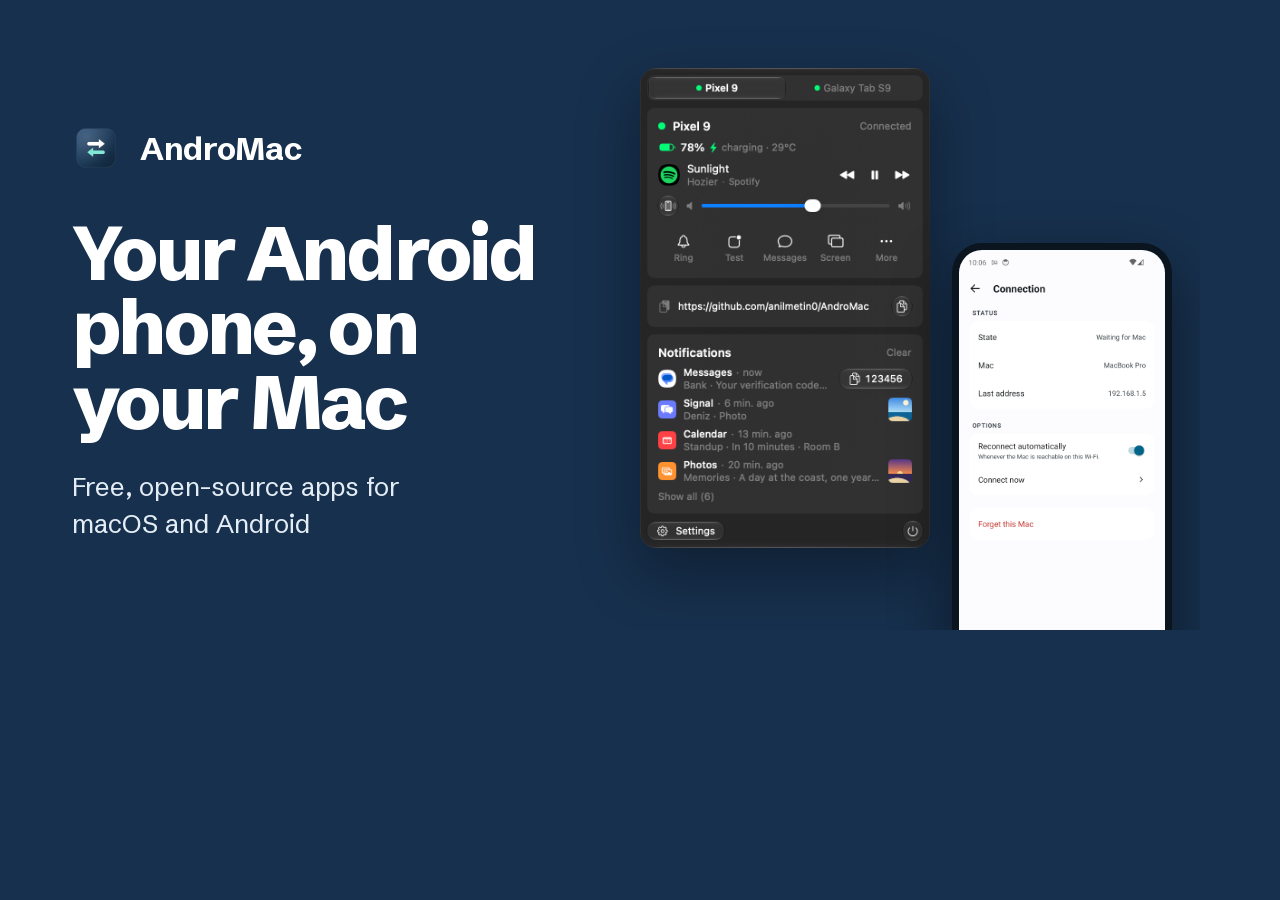
<file: og/og.html>
<!doctype html>
<!-- Social preview (images/og.png). Render at exactly 1200x630, e.g. Playwright: viewport 1200x630, screenshot to ../images/og.png -->
<html lang="en">
<head>
<meta charset="utf-8">
<style>
  @font-face { font-family: "Schibsted Grotesk"; src: url("../fonts/schibsted-latin.woff2") format("woff2"); font-weight: 400 900; }
  * { box-sizing: border-box; margin: 0; }
  html, body { width: 1200px; height: 630px; overflow: hidden; }
  body { position: relative; background: #17304d; color: #ffffff; font-family: "Schibsted Grotesk", sans-serif; }
  .text { position: absolute; left: 72px; top: 124px; width: 520px; }
  .brand { display: flex; align-items: center; gap: 20px; font-size: 32px; font-weight: 700; letter-spacing: -.01em; }
  .brand img { width: 48px; height: 48px; }
  h1 { margin-top: 44px; font-size: 76px; line-height: .98; font-weight: 800; letter-spacing: -.035em; }
  p { max-width: 380px; margin-top: 30px; font-size: 26px; line-height: 1.42; color: #e4edf5; }
  .panel { position: absolute; left: 640px; top: 68px; width: 290px; border-radius: 16px; box-shadow: 0 24px 60px rgba(0, 0, 0, .35); }
  .phone { position: absolute; left: 952px; top: 243px; width: 220px; padding: 7px; border-radius: 30px; background: #0b1520; box-shadow: 0 24px 60px rgba(0, 0, 0, .45); }
  .phone img { display: block; width: 100%; border-radius: 23px; }
</style>
</head>
<body>
  <div class="text">
    <div class="brand"><img src="../images/icon.png" alt="">AndroMac</div>
    <h1>Your Android phone, on your Mac</h1>
    <p>Free, open-source apps for macOS and Android</p>
  </div>
  <img class="panel" src="../images/macos-panel.png" alt="">
  <div class="phone"><img src="../images/android-connection.png" alt=""></div>
</body>
</html>
</file>
<file: site.css>
@font-face {
  font-family: "Schibsted Grotesk";
  src: url("fonts/schibsted-latin.woff2") format("woff2");
  font-weight: 400 900;
  font-display: swap;
  unicode-range: U+0000-00FF, U+0131, U+0152-0153, U+02BB-02BC, U+02C6, U+02DA, U+02DC, U+0304, U+0308, U+0329, U+2000-206F, U+20AC, U+2122, U+2191, U+2193, U+2212, U+2215, U+FEFF, U+FFFD;
}
@font-face {
  font-family: "Schibsted Grotesk";
  src: url("fonts/schibsted-latin-ext.woff2") format("woff2");
  font-weight: 400 900;
  font-display: swap;
  unicode-range: U+0100-02BA, U+02BD-02C5, U+02C7-02CC, U+02CE-02D7, U+02DD-02FF, U+0304, U+0308, U+0329, U+1D00-1DBF, U+1E00-1E9F, U+1EF2-1EFF, U+2020, U+20A0-20AB, U+20AD-20C0, U+2113, U+2C60-2C7F, U+A720-A7FF;
}

:root {
  --bg: #f5f6f4;
  --surface: #ffffff;
  --ink: #0f1b2a;
  --muted: #4a5868;
  --line: #d9dee3;
  --navy: #17304d;
  --navy-2: #0f2238;
  --mint: #7fe0cc;
  --link: #0a6557;
  --focus: #2462c9;
  --code-bg: #0f2238;
  --code-ink: #e4edf5;
  --radius: 14px;
  --ease: cubic-bezier(.2, .75, .2, 1);
  color-scheme: light dark;
  interpolate-size: allow-keywords;
}
@media (prefers-color-scheme: dark) {
:root:not([data-theme="light"]) { --bg: #0c1622;
    --surface: #132131;
    --ink: #e8eef4;
    --muted: #a3b1bf;
    --line: #25384c;
    --link: #7fe0cc;
    --focus: #7fe0cc;
    --code-bg: #07101a; }
}

* { box-sizing: border-box; }
html, body { overflow-x: clip; }
html { -webkit-text-size-adjust: 100%; scroll-behavior: smooth; }
body {
  margin: 0;
  background: var(--bg);
  color: var(--ink);
  font: 17px/1.55 "Schibsted Grotesk", system-ui, -apple-system, sans-serif;
}
img { max-width: 100%; height: auto; display: block; }
picture { display: contents; }
source { display: none; }
a { color: var(--link); text-underline-offset: 3px; }
a:hover { text-decoration-thickness: 2px; }
:focus-visible { outline: 3px solid var(--focus); outline-offset: 3px; border-radius: 6px; }
h1, h2, h3 { line-height: 1.12; letter-spacing: -0.02em; margin: 0; }
h2 { font-size: clamp(1.75rem, 3.2vw, 2.4rem); font-weight: 800; }
h3 { font-size: 1.2rem; font-weight: 700; letter-spacing: -0.01em; }
p { margin: 0; }
code, pre { font-family: ui-monospace, "SF Mono", Menlo, monospace; }
p code, li code, dd code { font-size: .88em; background: color-mix(in srgb, var(--line) 55%, transparent); padding: .1em .35em; border-radius: 5px; overflow-wrap: anywhere; }

.wrap { width: min(1160px, 100% - 40px); margin-inline: auto; }
.skip { position: absolute; left: -999px; }
.skip:focus { left: 16px; top: 16px; background: var(--surface); padding: 8px 12px; z-index: 10; }

/* header */
.top { padding: 20px 0; }
.top .wrap { display: flex; align-items: center; justify-content: space-between; gap: 16px; }
.brand { display: flex; align-items: center; gap: 10px; font-weight: 800; font-size: 1.15rem; color: var(--ink); text-decoration: none; }
.brand img { width: 34px; height: 34px; }
.top nav { display: flex; gap: 20px; font-size: .95rem; }
.top nav a { color: var(--muted); text-decoration: none; }
.top nav a:hover { color: var(--ink); text-decoration: underline; }
.top nav { align-items: center; }
.top nav a.gh {
  display: inline-flex; align-items: stretch; border: 1px solid var(--line); border-radius: 999px;
  color: var(--ink); font-weight: 600; font-size: .9rem; text-decoration: none; overflow: hidden;
  transition: border-color .2s, background-color .2s;
}
.top nav a.gh:hover { border-color: var(--ink); text-decoration: none; }
.gh-name { display: inline-flex; align-items: center; gap: 7px; padding: 6px 12px; }
.gh svg { width: 17px; height: 17px; }
.stars { display: inline-flex; align-items: center; gap: 5px; padding: 6px 12px 6px 10px; border-left: 1px solid var(--line); background: color-mix(in srgb, var(--line) 35%, transparent); font-variant-numeric: tabular-nums; }
.stars[hidden] { display: none; }
.stars .star { width: 14px; height: 14px; color: #e3b341; }
.sr { position: absolute; width: 1px; height: 1px; overflow: hidden; clip-path: inset(50%); white-space: nowrap; }
.lang { display: inline-flex; padding: 3px; border: 1px solid var(--line); border-radius: 999px; font-size: .82rem; font-weight: 700; }
.lang > * { padding: 3px 10px; border-radius: 999px; line-height: 1.4; }
.top nav .lang a { color: var(--muted); text-decoration: none; }
.top nav .lang a:hover { color: var(--ink); text-decoration: none; background: var(--line); }
.lang [aria-current] { background: var(--ink); color: var(--bg, #fff); }

/* buttons */
.btn {
  display: inline-flex; align-items: center; justify-content: center; gap: 8px;
  min-height: 48px; padding: 0 22px; border-radius: 999px;
  font: inherit; font-weight: 700; font-size: 1rem; text-decoration: none; cursor: pointer;
  border: 2px solid var(--navy); background: var(--navy); color: #fff;
  transition: transform .18s var(--ease), background-color .18s, border-color .18s, box-shadow .18s;
}
.btn:hover { background: var(--navy-2); border-color: var(--navy-2); transform: translateY(-1px); box-shadow: 0 6px 16px rgb(15 34 56 / .18); }
.btn:active { transform: translateY(0) scale(.98); box-shadow: none; }
.btn.ghost { background: transparent; color: var(--ink); border-color: var(--line); }
.btn.ghost:hover { border-color: var(--ink); box-shadow: none; }
.btn svg { width: 18px; height: 18px; flex: none; }
@media (prefers-color-scheme: dark) {
:where(:root:not([data-theme="light"])) .btn { background: var(--mint); border-color: var(--mint); color: #08212a; }
:where(:root:not([data-theme="light"])) .btn:hover { background: #a6ecdd; border-color: #a6ecdd; box-shadow: 0 6px 16px rgb(0 0 0 / .3); }
}

/* hero */
.hero { padding: 40px 0 80px; }
.hero .wrap { display: grid; grid-template-columns: 1fr 1.15fr; gap: 56px; align-items: center; }
.hero h1 { font-size: clamp(2.5rem, 5.6vw, 4.4rem); font-weight: 800; letter-spacing: -0.035em; }
.hero .lede { font-size: 1.2rem; color: var(--muted); margin-top: 20px; max-width: 34ch; }
.reqs { margin-top: 20px; font-size: .95rem; color: var(--muted); }
.actions { display: flex; flex-wrap: wrap; gap: 12px; margin-top: 28px; }
.download-count { margin-top: 16px; font-size: .9rem; color: var(--muted); }
.download-count a { color: inherit; text-underline-offset: .2em; }
.download-count [data-downloads] { font-weight: 700; font-variant-numeric: tabular-nums; }

.stage {
  position: relative;
  background: var(--navy);
  border-radius: 28px;
  padding: 48px 32px 0;
  display: flex; justify-content: center; align-items: flex-end; gap: 24px;
  overflow: hidden;
}
.stage .panel { width: 52%; border-radius: 16px; box-shadow: 0 20px 50px rgb(0 0 0 / .35); margin-bottom: 40px; }
.stage .phone {
  width: 40%; border: 4px solid #05101c; border-bottom: 0;
  border-radius: 10% 10% 0 0 / 5.4% 5.4% 0 0; box-shadow: 0 20px 50px rgb(0 0 0 / .35);
  aspect-ratio: 1080 / 2000; object-fit: cover; object-position: top;
}

/* the mirrored notification that arrives on the Mac */
.banner {
  position: absolute; top: 16px; right: 16px; width: min(300px, 78%);
  display: grid; grid-template-columns: 34px 1fr; gap: 4px 10px; align-items: start;
  padding: 11px 12px; border-radius: 16px;
  background: rgb(48 52 58 / .92); color: #f2f4f7;
  border: 1px solid rgb(255 255 255 / .12);
  box-shadow: 0 14px 34px rgb(0 0 0 / .4);
  font-size: .8rem; line-height: 1.3;
  -webkit-backdrop-filter: blur(16px); backdrop-filter: blur(16px);
}
.banner .app { width: 34px; height: 34px; border-radius: 8px; background: #3b82f6; display: grid; place-items: center; }
.banner .app svg { width: 20px; height: 20px; }
.banner b { font-weight: 700; }
.banner .meta { display: flex; justify-content: space-between; color: #b9c0c9; font-size: .72rem; }
.banner .code {
  grid-column: 2; justify-self: start; margin-top: 6px;
  padding: 4px 10px; border-radius: 999px; background: rgb(255 255 255 / .14);
  font-weight: 600; font-size: .75rem;
}

/* sections */
section { padding: 80px 0; border-top: 1px solid var(--line); }
.head { display: flex; justify-content: space-between; align-items: baseline; gap: 16px; flex-wrap: wrap; margin-bottom: 36px; }
.intro { color: var(--muted); max-width: 60ch; margin-top: 10px; }

/* download */
.downloads { display: grid; grid-template-columns: 1.35fr 1fr; gap: 24px; }
.card { scroll-margin-top: 190px; min-width: 0; background: var(--surface); border: 1px solid var(--line); border-radius: var(--radius); padding: 28px; }
.card h3 { font-size: 1.5rem; display: flex; align-items: baseline; gap: 10px; }
.card .sub { color: var(--muted); font-size: .95rem; margin-top: 4px; }
.card .label { margin-top: 22px; font-weight: 600; }
.term { margin-top: 10px; background: var(--code-bg); color: var(--code-ink); border-radius: 10px; }
.term pre { margin: 0; padding: 18px 20px; overflow-x: auto; font-size: .86rem; line-height: 1.75; }
.copy-row { display: flex; flex-wrap: wrap; align-items: center; gap: 16px; margin-top: 14px; }
.copy .ok { display: none; }
.copy.done .ok { display: block; animation: pop .3s var(--ease); }
.copy.done .ic { display: none; }
.note { font-size: .92rem; color: var(--muted); margin-top: 14px; }
.alt { margin-top: 20px; padding-top: 18px; border-top: 1px solid var(--line); }
.ver { font-size: .95rem; font-weight: 500; color: var(--muted); letter-spacing: 0; }

.qr-box { display: flex; gap: 22px; align-items: center; margin-top: 22px; }
.qr { width: 168px; flex: none; background: #fff; padding: 10px; border-radius: 10px; border: 1px solid var(--line); }
.touch-only { display: none; }
@media (pointer: coarse) {
  .touch-only { display: flex; margin-top: 22px; }
  .qr-box { display: none; }
}
.nightly { margin-top: 20px; font-size: .92rem; color: var(--muted); }
.card { display: flex; flex-direction: column; }
.card > .alt { margin-top: auto; }
.card > :has(+ .alt) { margin-bottom: 20px; }
.apk-steps { list-style: none; counter-reset: a; padding: 0; margin: 0; display: grid; gap: 14px; }
.apk-steps li { counter-increment: a; display: grid; grid-template-columns: 26px 1fr; gap: 10px; align-items: start; line-height: 1.45; }
.apk-steps li::before {
  content: counter(a); width: 26px; height: 26px; border-radius: 50%; display: grid; place-items: center;
  font-size: .8rem; font-weight: 800; border: 1px solid var(--line); color: var(--link);
}

/* nightly */
.nightly-box { margin-top: 24px; border: 1px solid var(--line); border-radius: var(--radius); background: color-mix(in srgb, var(--surface) 55%, transparent); }
.nightly-box summary {
  list-style: none; cursor: pointer; padding: 18px 22px; border-radius: var(--radius);
  display: flex; justify-content: space-between; align-items: center; gap: 16px; font-weight: 700;
}
.nightly-box summary::-webkit-details-marker { display: none; }
.nightly-box summary:hover { color: var(--link); }
.nightly-box summary svg { width: 20px; height: 20px; flex: none; transition: transform .25s var(--ease); }
.nightly-box[open] summary svg { transform: rotate(45deg); }
.nightly-box::details-content { block-size: 0; overflow: clip; transition: block-size .3s var(--ease), content-visibility .3s allow-discrete; }
.nightly-box[open]::details-content { block-size: auto; }
.nightly-body { padding: 0 22px 22px; }
.nightly-intro { color: var(--muted); max-width: 72ch; margin-bottom: 20px; }
.nightly-intro strong { color: var(--ink); font-weight: 600; }
.nightly-body .card h3 { font-size: 1.25rem; }
.nightly-body .card .label { margin-top: 16px; }
.nightly-body .qr-box { margin-top: 16px; }
@media (prefers-reduced-motion: reduce) { .nightly-box::details-content { transition: none; } }


/* features */
.features { display: grid; grid-template-columns: repeat(3, 1fr); gap: 36px 40px; list-style: none; padding: 0; margin: 0; }
.features p { color: var(--muted); margin-top: 6px; }

/* inside the apps */
.gallery { display: grid; grid-template-columns: repeat(12, 1fr); gap: 24px; }
.tile { margin: 0; min-width: 0; }
.tile.wide { grid-column: span 7; }
.tile.tall { grid-column: span 5; }
.tile .pane {
  background: var(--navy); border-radius: 20px; overflow: hidden;
  display: flex; justify-content: center; align-items: flex-end;
  padding: 32px 32px 0; height: 100%;
}
.tile .fig { display: grid; grid-template-rows: 1fr auto; height: 100%; }
.tile.wide img { border-radius: 12px 12px 0 0; width: 100%; aspect-ratio: 1440 / 1000; object-fit: cover; object-position: top; }
.tile.tall img { width: min(64%, 300px); border: 7px solid #05101c; border-bottom: 0; border-radius: 26px 26px 0 0; aspect-ratio: 1080 / 1800; object-fit: cover; object-position: top; }
.tile figcaption { margin-top: 12px; color: var(--muted); font-size: .95rem; }

/* pairing */
.pair { display: grid; grid-template-columns: 1fr 1.1fr; gap: 56px; align-items: center; }
.steps { list-style: none; counter-reset: s; padding: 0; margin: 0; display: grid; gap: 26px; }
.steps li { counter-increment: s; display: grid; grid-template-columns: 44px 1fr; gap: 16px; }
.steps li::before {
  content: counter(s); width: 44px; height: 44px; border-radius: 50%;
  display: grid; place-items: center; font-weight: 800;
  background: var(--navy); color: #fff;
}
@media (prefers-color-scheme: dark) {
:where(:root:not([data-theme="light"])) .steps li::before { background: var(--mint); color: #08212a; }
}
.steps p { color: var(--muted); margin-top: 4px; }
.pair figure { margin: 0; }
.pair .frame {
  background: var(--navy); border-radius: 20px; padding: 36px;
  display: grid; grid-template-columns: 1.35fr 1fr; gap: 20px; align-items: center;
}
.pair .frame img { border-radius: 12px; box-shadow: 0 16px 40px rgb(0 0 0 / .35); }
.pair .frame .ph { border-radius: 18px; aspect-ratio: 1080 / 900; object-fit: cover; }
.pair figcaption { font-size: .9rem; color: var(--muted); margin-top: 12px; }
.more { margin-top: 28px; }

/* faq */
.faq { max-width: 820px; border-top: 1px solid var(--line); }
.faq details { border-bottom: 1px solid var(--line); }
.faq summary {
  list-style: none; cursor: pointer; padding: 20px 4px;
  display: flex; justify-content: space-between; align-items: center; gap: 16px;
  font-weight: 700; font-size: 1.1rem; border-radius: 8px;
}
.faq summary::-webkit-details-marker { display: none; }
.faq summary:hover { color: var(--link); }
.faq summary svg { width: 20px; height: 20px; flex: none; transition: transform .25s var(--ease); }
.faq details[open] summary svg { transform: rotate(45deg); }
.faq .ans { padding: 0 4px 22px; color: var(--muted); max-width: 68ch; }
.faq .ans p + p { margin-top: 10px; }
.faq details::details-content {
  block-size: 0; overflow: clip;
  transition: block-size .3s var(--ease), content-visibility .3s allow-discrete;
}
.faq details[open]::details-content { block-size: auto; }

/* changes */
.changes { display: grid; grid-template-columns: repeat(3, 1fr); gap: 32px; }
.changes h3 { font-size: 1rem; color: var(--muted); font-weight: 600; margin-bottom: 10px; }
.changes ul { margin: 0; padding-left: 1.1em; display: grid; gap: 8px; }
.date { color: var(--muted); margin-top: 8px; }

/* footer */
footer { border-top: 1px solid var(--line); padding: 36px 0 48px; font-size: .95rem; color: var(--muted); }
footer .wrap { display: flex; flex-wrap: wrap; justify-content: space-between; gap: 16px; }
footer nav { display: flex; flex-wrap: wrap; gap: 18px; }

@media (max-width: 900px) {
  .hero .wrap, .downloads, .pair { grid-template-columns: 1fr; }
  .hero { padding-top: 16px; }
  .features, .changes { grid-template-columns: 1fr 1fr; }
  .tile.wide, .tile.tall { grid-column: span 12; }
}
@media (max-width: 600px) {
  body { font-size: 16px; }
  .top nav > a:not(.gh) { display: none; }
  .gh-text { display: none; }
  .gh-name { padding: 6px 9px; }
  .top nav { gap: 8px; }
  .top .wrap { gap: 8px; }
  .brand { font-size: 1.05rem; gap: 8px; }
  .brand img { width: 30px; height: 30px; }
  .lang > * { padding: 3px 8px; }
  .stage { padding: 118px 16px 0; gap: 12px; border-radius: 20px; }
  .stage .phone { border-width: 3px; }
  .stage .panel { margin-bottom: 24px; }
  .banner { top: 12px; right: 12px; left: 12px; width: auto; }
  section { padding: 60px 0; }
  .features, .changes { grid-template-columns: 1fr; gap: 24px; }
  .card { padding: 22px 18px; }
  .term pre { font-size: .74rem; padding: 14px; }
  .qr-box { flex-direction: column; align-items: flex-start; }
  .tile .pane { padding: 20px 16px 0; }
  .pair .frame { padding: 18px; gap: 12px; }
  .actions .btn { flex: 1 1 100%; }
}

/* ---------- motion ---------- */
@keyframes up { from { opacity: 0; transform: translateY(18px); } }
@keyframes settle { from { opacity: 0; transform: translateY(28px) scale(.985); } }
@keyframes arrive { from { opacity: 0; transform: translate(28px, -10px) scale(.96); } }
@keyframes pop { from { transform: scale(.4); opacity: 0; } }

/* Hero entrance. Fill mode "backwards" leaves the final state as the plain styles, so the hero shows even if animations never run. */
.hero h1 { animation: up .55s var(--ease) backwards; }
.hero .lede { animation: up .55s var(--ease) .08s backwards; }
.hero .reqs { animation: up .55s var(--ease) .12s backwards; }
.hero .actions { animation: up .55s var(--ease) .18s backwards; }
.stage { animation: settle .65s var(--ease) .22s backwards; }
.stage .phone { animation: up .6s var(--ease) .3s backwards; }
.banner { animation: arrive .6s cubic-bezier(.16, 1, .3, 1) 1s backwards; }

/* Scroll reveals, only armed when JS confirmed IntersectionObserver works (html.rv) */
.rv [data-reveal] { transition: opacity .7s var(--ease), transform .8s var(--ease); transition-delay: calc(var(--i, 0) * 70ms); }
.rv [data-reveal]:not(.in) { opacity: 0; }
.rv [data-reveal="rise"]:not(.in) { transform: translateY(32px); }
.rv [data-reveal="lift"]:not(.in) { transform: translateY(12px); }
.rv [data-reveal="zoom"]:not(.in) { transform: scale(.965); }
.rv [data-reveal="left"]:not(.in) { transform: translateX(-20px); }
.rv [data-reveal="right"]:not(.in) { transform: translateX(28px); }
.rv [data-reveal="zoom"] .pane img { transition: transform 1s var(--ease); transition-delay: calc(var(--i, 0) * 70ms + 80ms); }
.rv [data-reveal="zoom"]:not(.in) .pane img { transform: translateY(24px); }

@media (prefers-reduced-motion: reduce) {
  *, *::before, *::after { animation: none !important; transition: none !important; }
  html { scroll-behavior: auto; }
}

/* theme chosen with the header switch */
:root[data-theme="light"] { color-scheme: light; }
:root[data-theme="dark"] { color-scheme: dark; }
:root[data-theme="dark"] { --bg: #0c1622;
    --surface: #132131;
    --ink: #e8eef4;
    --muted: #a3b1bf;
    --line: #25384c;
    --link: #7fe0cc;
    --focus: #7fe0cc;
    --code-bg: #07101a; }
:where(:root[data-theme="dark"]) .btn { background: var(--mint); border-color: var(--mint); color: #08212a; }
:where(:root[data-theme="dark"]) .btn:hover { background: #a6ecdd; border-color: #a6ecdd; box-shadow: 0 6px 16px rgb(0 0 0 / .3); }
:where(:root[data-theme="dark"]) .steps li::before { background: var(--mint); color: #08212a; }
.theme { display: inline-grid; place-items: center; width: 34px; height: 34px; border: 1px solid var(--line); border-radius: 999px; background: none; color: var(--muted); cursor: pointer; transition: color .2s, border-color .2s; }
.theme:hover { color: var(--ink); border-color: var(--ink); }
.theme svg { width: 16px; height: 16px; }
.theme .sun { display: none; }
:where(:root[data-theme="dark"]) .theme .sun { display: block; }
:where(:root[data-theme="dark"]) .theme .moon { display: none; }
.nightly-body .term pre { white-space: pre-wrap; overflow-wrap: anywhere; }
.qr-box + .note { margin-top: 18px; }
.brand { flex: none; }
@media (max-width: 420px) { .brand-name { display: none; } }

/* privacy */
.legal .wrap { max-width: 72ch; }
.legal h1 { font-size: clamp(2rem, 4vw, 2.8rem); font-weight: 800; }
.legal h2 { font-size: 1.3rem; margin-top: 36px; }
.legal p { color: var(--muted); margin-top: 10px; }
.legal .date { font-size: .95rem; }
</file>
